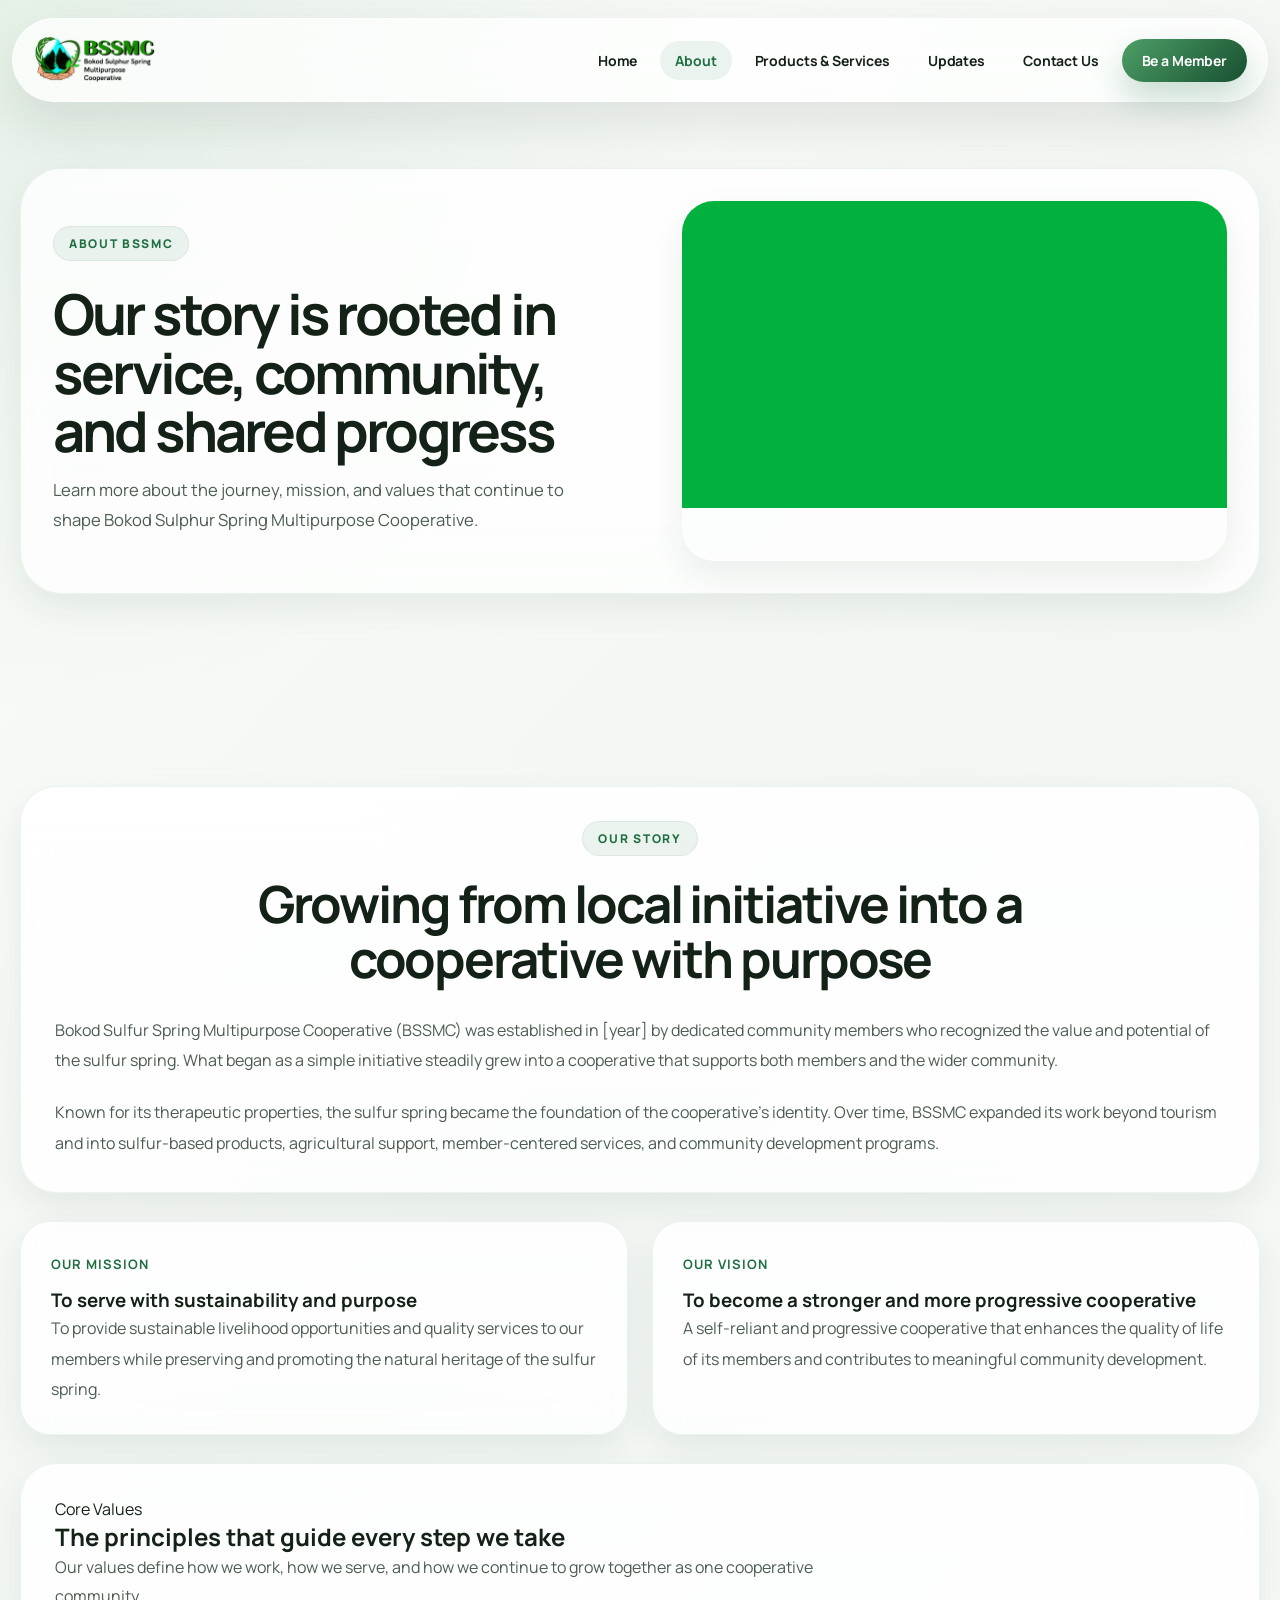
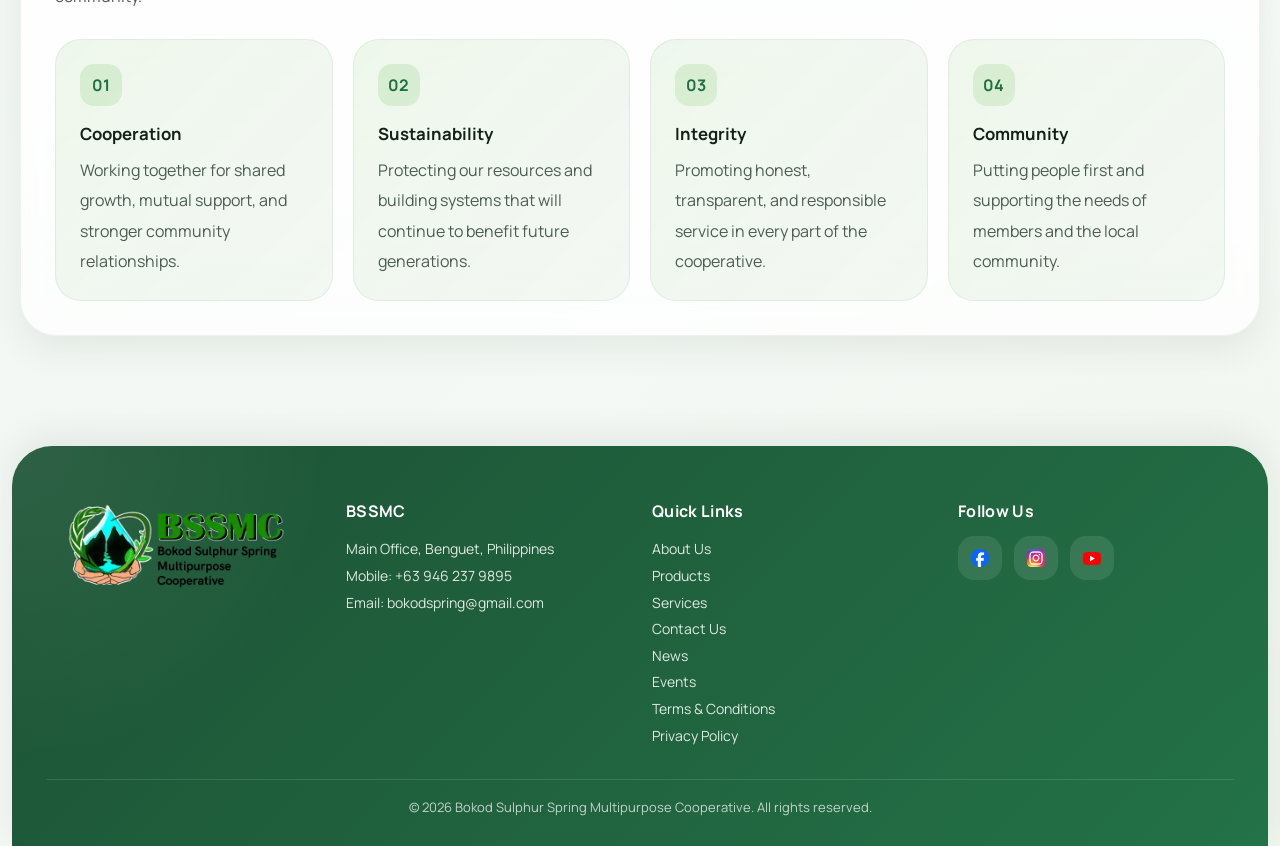
<file: aboutus.html>
<!DOCTYPE html>
<html lang="en">
<head>
  <meta charset="UTF-8">
  <meta name="viewport" content="width=device-width, initial-scale=1.0">
  <title>About Us - BSSMC</title>
  <link rel="icon" href="Assets/favicon.png" type="image/png">
  <link rel="stylesheet" href="style.css">

  <style>
    .about-section {
      padding-bottom: 0;
    }

    .about-story-card {
      background: linear-gradient(180deg, rgba(255, 255, 255, 0.88), rgba(255, 255, 255, 0.76));
      border: 1px solid rgba(31, 111, 67, 0.08);
      border-radius: 36px;
      padding: 34px;
      box-shadow: var(--shadow-sm);
      backdrop-filter: blur(14px);
      margin-bottom: 28px;
    }

    .about-story-card h2,
    .about-values h2,
    .mission-vision-card h3 {
      color: var(--text-dark);
    }

    .about-story-card p,
    .mission-vision-card p,
    .value-card p {
      color: var(--text-body);
      line-height: 1.9;
    }

    .mission-vision-grid {
      display: grid;
      grid-template-columns: repeat(2, minmax(0, 1fr));
      gap: 24px;
      margin-bottom: 28px;
    }

    .mission-vision-card {
      background: linear-gradient(180deg, rgba(255, 255, 255, 0.88), rgba(255, 255, 255, 0.76));
      border: 1px solid rgba(31, 111, 67, 0.08);
      border-radius: 30px;
      padding: 30px;
      box-shadow: var(--shadow-sm);
      backdrop-filter: blur(14px);
    }

    .mission-vision-card .eyebrow {
      display: inline-block;
      margin-bottom: 14px;
      color: var(--primary);
      font-size: 13px;
      font-weight: 700;
      text-transform: uppercase;
      letter-spacing: 0.08em;
    }

    .about-values {
      background: linear-gradient(180deg, rgba(255, 255, 255, 0.86), rgba(255, 255, 255, 0.74));
      border: 1px solid rgba(31, 111, 67, 0.08);
      border-radius: 36px;
      padding: 34px;
      box-shadow: var(--shadow-sm);
      backdrop-filter: blur(14px);
    }

    .about-values-header {
      max-width: 760px;
      margin-bottom: 28px;
    }

    .about-values-header p {
      color: var(--text-body);
      line-height: 1.8;
    }

    .values-grid {
      display: grid;
      grid-template-columns: repeat(4, minmax(0, 1fr));
      gap: 20px;
    }

    .value-card {
      background: linear-gradient(135deg, rgba(76, 175, 47, 0.08), rgba(46, 125, 50, 0.05));
      border: 1px solid rgba(31, 111, 67, 0.08);
      border-radius: 26px;
      padding: 24px;
      transition: var(--transition);
    }

    .value-card:hover {
      transform: translateY(-4px);
      box-shadow: var(--shadow-sm);
    }

    .value-number {
      width: 42px;
      height: 42px;
      border-radius: 14px;
      display: grid;
      place-items: center;
      background: rgba(76, 175, 47, 0.14);
      color: var(--primary);
      font-weight: 700;
      margin-bottom: 16px;
    }

    .value-card h4 {
      margin-bottom: 10px;
      color: var(--text-dark);
      font-size: 1.05rem;
    }

    @media (max-width: 900px) {
      .mission-vision-grid,
      .values-grid {
        grid-template-columns: 1fr 1fr;
      }
    }

    @media (max-width: 640px) {
      .mission-vision-grid,
      .values-grid {
        grid-template-columns: 1fr;
      }

      .about-story-card,
      .about-values,
      .mission-vision-card {
        padding: 24px 18px;
      }
    }
  </style>
</head>
<body>
  <div id="header-placeholder"></div>

  <main>
    <section class="page-hero">
      <div class="container">
        <div class="page-hero-box">
          <div class="page-hero-copy">
            <div class="hero-badge">About BSSMC</div>
            <h1>Our story is rooted in service, community, and shared progress</h1>
            <p>
              Learn more about the journey, mission, and values that continue to shape Bokod Sulphur Spring Multipurpose Cooperative.
            </p>
          </div>
          <div class="page-hero-image">
            <img src="Assets/About/about-hero.jpg" alt="About BSSMC">
          </div>
        </div>
      </div>
    </section>

    <section class="home-section about-section">
      <div class="container">
        <div class="about-story-card">
          <div class="section-heading" style="margin-bottom: 28px;">
            <span class="eyebrow">Our Story</span>
            <h2>Growing from local initiative into a cooperative with purpose</h2>
          </div>

          <p>
            Bokod Sulfur Spring Multipurpose Cooperative (BSSMC) was established in [year] by dedicated community members who recognized the value and potential of the sulfur spring. What began as a simple initiative steadily grew into a cooperative that supports both members and the wider community.
          </p>
          <br>
          <p>
            Known for its therapeutic properties, the sulfur spring became the foundation of the cooperative’s identity. Over time, BSSMC expanded its work beyond tourism and into sulfur-based products, agricultural support, member-centered services, and community development programs.
          </p>
        </div>

        <div class="mission-vision-grid">
          <div class="mission-vision-card">
            <span class="eyebrow">Our Mission</span>
            <h3>To serve with sustainability and purpose</h3>
            <p>
              To provide sustainable livelihood opportunities and quality services to our members while preserving and promoting the natural heritage of the sulfur spring.
            </p>
          </div>

          <div class="mission-vision-card">
            <span class="eyebrow">Our Vision</span>
            <h3>To become a stronger and more progressive cooperative</h3>
            <p>
              A self-reliant and progressive cooperative that enhances the quality of life of its members and contributes to meaningful community development.
            </p>
          </div>
        </div>

        <div class="about-values">
          <div class="about-values-header">
            <span class="eyebrow">Core Values</span>
            <h2>The principles that guide every step we take</h2>
            <p>
              Our values define how we work, how we serve, and how we continue to grow together as one cooperative community.
            </p>
          </div>

          <div class="values-grid">
            <div class="value-card">
              <div class="value-number">01</div>
              <h4>Cooperation</h4>
              <p>Working together for shared growth, mutual support, and stronger community relationships.</p>
            </div>

            <div class="value-card">
              <div class="value-number">02</div>
              <h4>Sustainability</h4>
              <p>Protecting our resources and building systems that will continue to benefit future generations.</p>
            </div>

            <div class="value-card">
              <div class="value-number">03</div>
              <h4>Integrity</h4>
              <p>Promoting honest, transparent, and responsible service in every part of the cooperative.</p>
            </div>

            <div class="value-card">
              <div class="value-number">04</div>
              <h4>Community</h4>
              <p>Putting people first and supporting the needs of members and the local community.</p>
            </div>
          </div>
        </div>
      </div>
    </section>
  </main>

  <div id="footer-placeholder"></div>
  <script src="script.js"></script>
</body>
</html>
</file>
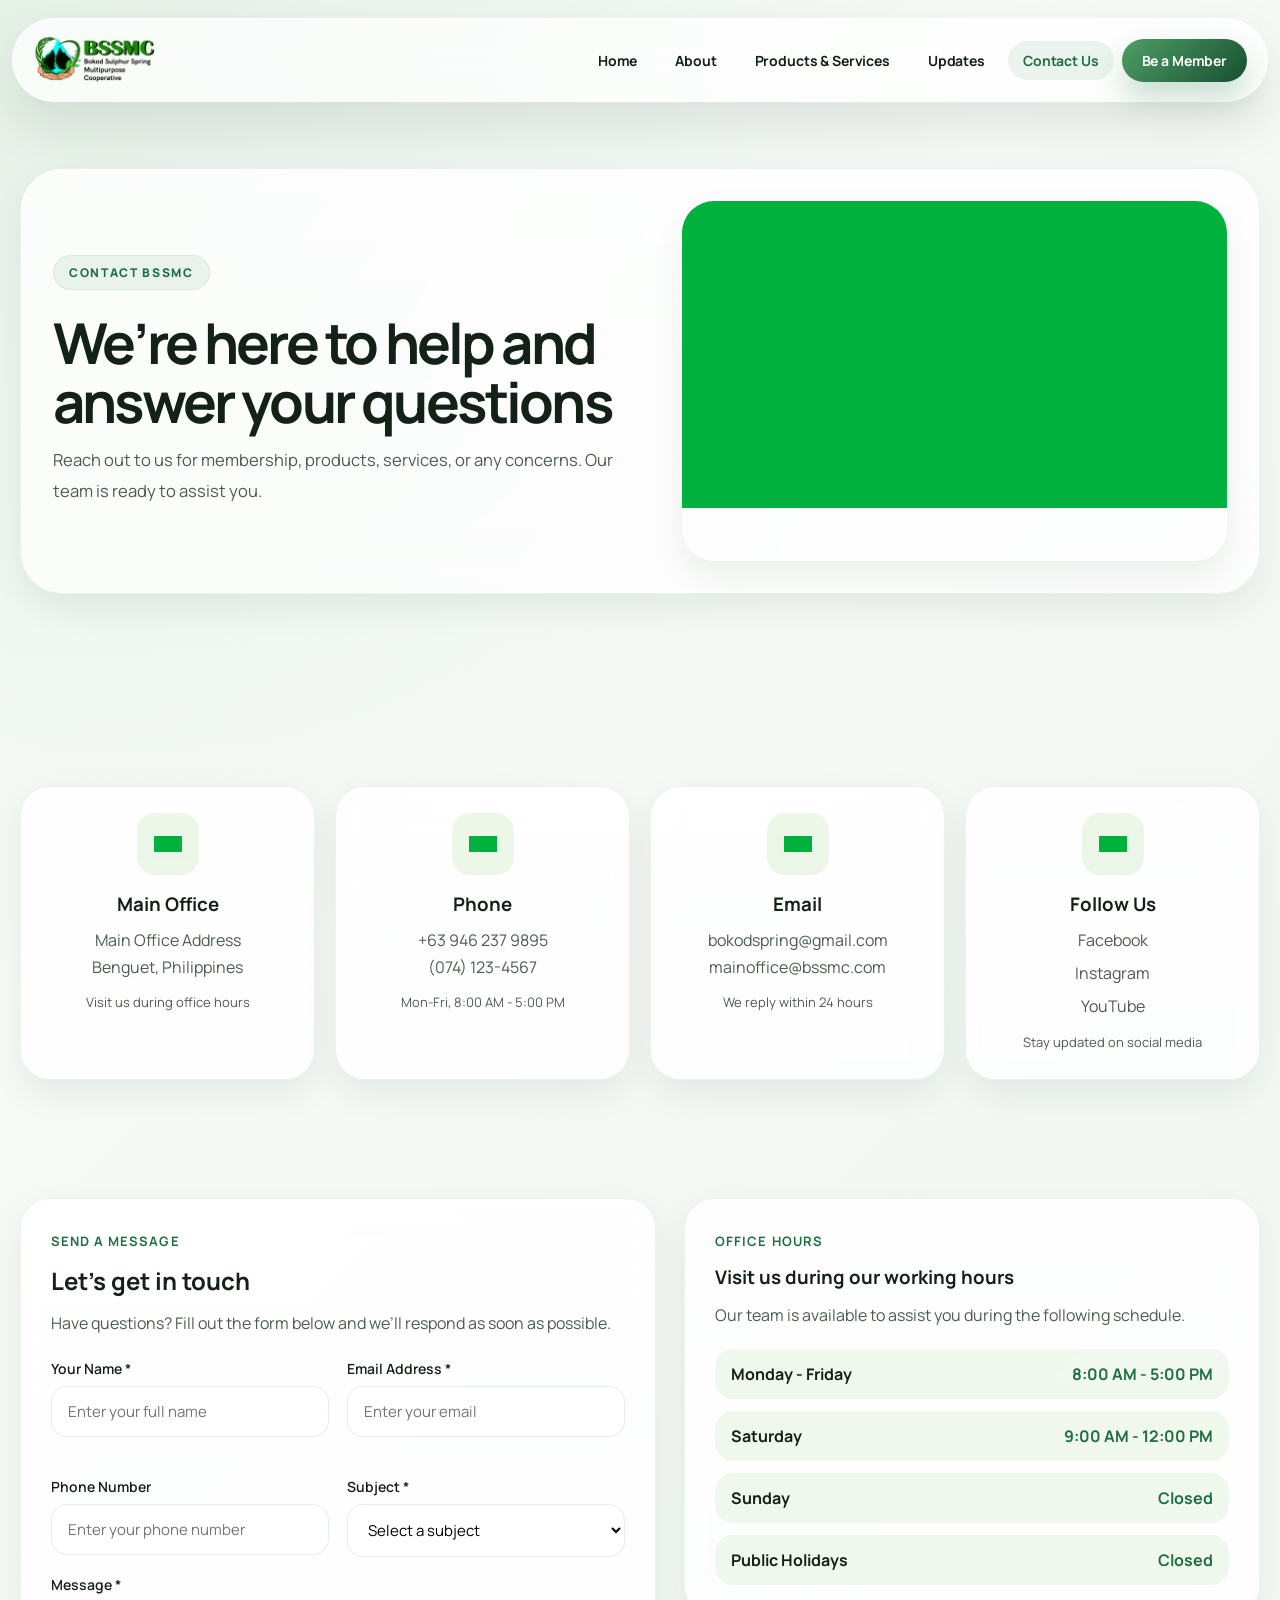
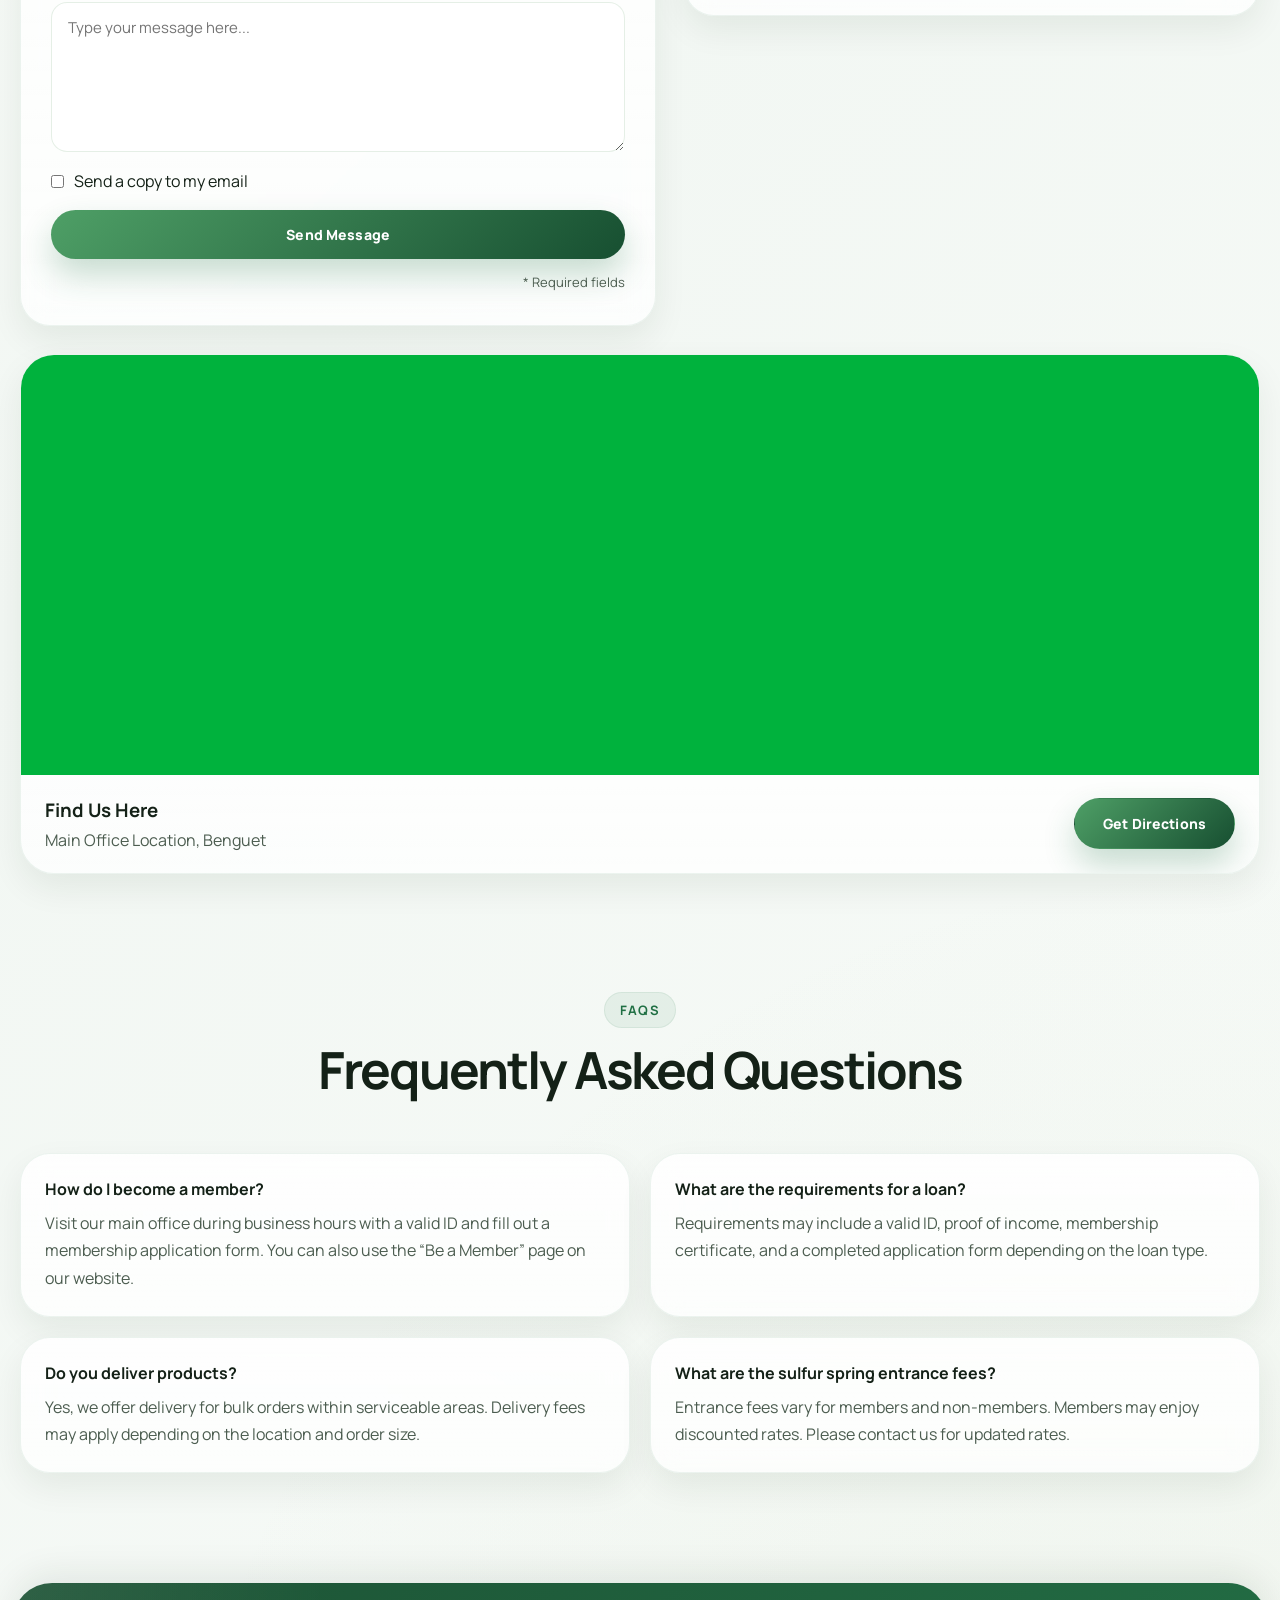
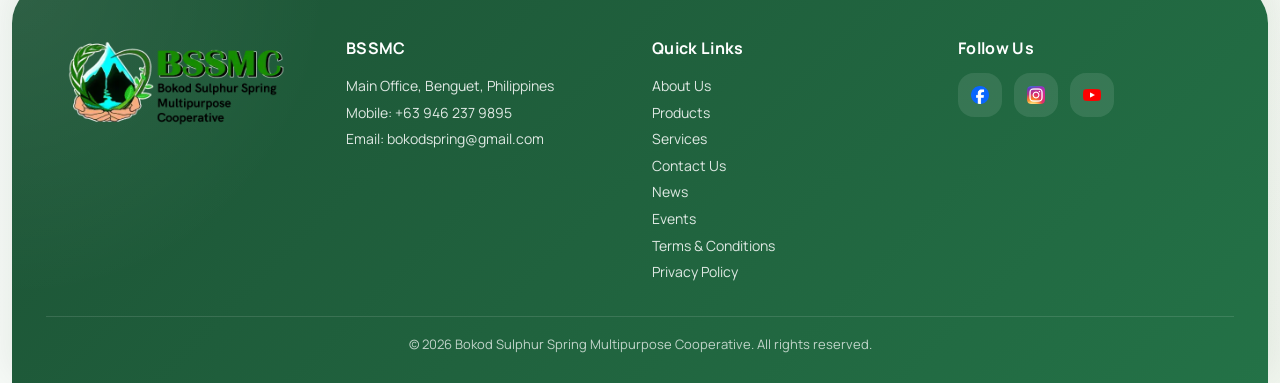
<file: contactus.html>
<!DOCTYPE html>
<html lang="en">
<head>
  <meta charset="UTF-8">
  <meta name="viewport" content="width=device-width, initial-scale=1.0">
  <title>Contact Us - BSSMC</title>
  <link rel="icon" href="Assets/favicon.png" type="image/png">
  <link rel="stylesheet" href="style.css">

  <style>
    .contact-grid {
      display: grid;
      grid-template-columns: repeat(4, minmax(0, 1fr));
      gap: 20px;
    }

    .contact-card,
    .contact-form-card,
    .hours-card,
    .faq-card {
      background: linear-gradient(180deg, rgba(255, 255, 255, 0.88), rgba(255, 255, 255, 0.76));
      border: 1px solid rgba(31, 111, 67, 0.08);
      border-radius: 30px;
      box-shadow: var(--shadow-sm);
      backdrop-filter: blur(14px);
    }

    .contact-card {
      padding: 26px 22px;
      text-align: center;
      transition: var(--transition);
    }

    .contact-card:hover {
      transform: translateY(-4px);
      box-shadow: var(--shadow-md);
    }

    .contact-icon {
      width: 62px;
      height: 62px;
      margin: 0 auto 16px;
      display: grid;
      place-items: center;
      border-radius: 18px;
      background: rgba(76, 175, 47, 0.10);
    }

    .contact-icon img {
      width: 28px;
      height: 28px;
      object-fit: contain;
    }

    .contact-card h3 {
      margin-bottom: 10px;
      color: var(--text-dark);
    }

    .contact-card p,
    .contact-note,
    .contact-social a,
    .faq-card p,
    .hours-card p {
      color: var(--text-body);
      line-height: 1.7;
    }

    .contact-note {
      margin-top: 10px;
      font-size: 13px;
      color: var(--text-muted);
    }

    .contact-social {
      display: flex;
      flex-direction: column;
      gap: 6px;
    }

    .contact-social a:hover {
      color: var(--primary);
      text-decoration: underline;
    }

    .contact-main-grid {
      display: grid;
      grid-template-columns: 1.05fr 0.95fr;
      gap: 28px;
      align-items: start;
    }

    .contact-form-card,
    .hours-card {
      padding: 30px;
    }

    .contact-form-card .eyebrow,
    .hours-card .eyebrow,
    .faq-section .eyebrow {
      display: inline-block;
      margin-bottom: 14px;
      color: var(--primary);
      font-size: 13px;
      font-weight: 700;
      text-transform: uppercase;
      letter-spacing: 0.08em;
    }

    .contact-form-card h2,
    .hours-card h3,
    .faq-section h2 {
      margin-bottom: 12px;
      color: var(--text-dark);
    }

    .contact-form-card p {
      color: var(--text-body);
      line-height: 1.8;
    }

    .form-row {
      display: grid;
      grid-template-columns: 1fr 1fr;
      gap: 18px;
      margin-top: 22px;
    }

    .form-group {
      display: flex;
      flex-direction: column;
      gap: 8px;
      margin-bottom: 18px;
    }

    .form-group label {
      font-size: 14px;
      font-weight: 600;
      color: var(--text-dark);
    }

    .form-group input,
    .form-group select,
    .form-group textarea {
      width: 100%;
      padding: 14px 16px;
      border: 1px solid rgba(46, 125, 50, 0.12);
      border-radius: 16px;
      background: rgba(255, 255, 255, 0.92);
      font-size: 15px;
      transition: var(--transition);
    }

    .form-group input:focus,
    .form-group select:focus,
    .form-group textarea:focus {
      outline: none;
      border-color: var(--primary-light);
      box-shadow: 0 0 0 4px rgba(76, 175, 47, 0.10);
    }

    .form-group textarea {
      resize: vertical;
      min-height: 150px;
    }

    .form-checkbox {
      display: flex;
      align-items: center;
      gap: 10px;
      margin-bottom: 18px;
    }

    .form-note {
      margin-top: 12px;
      font-size: 13px;
      color: var(--text-muted);
      text-align: right;
    }

    .hours-list {
      display: grid;
      gap: 12px;
      margin-top: 20px;
    }

    .hours-item {
      display: flex;
      justify-content: space-between;
      gap: 14px;
      padding: 14px 16px;
      border-radius: 18px;
      background: rgba(76, 175, 47, 0.07);
    }

    .hours-item strong {
      color: var(--text-dark);
    }

    .hours-item span {
      color: var(--primary);
      font-weight: 700;
    }

    .map-card {
      margin-top: 28px;
      overflow: hidden;
      border-radius: 34px;
      box-shadow: var(--shadow-sm);
      border: 1px solid rgba(31, 111, 67, 0.08);
      background: linear-gradient(180deg, rgba(255, 255, 255, 0.88), rgba(255, 255, 255, 0.76));
    }

    .map-card img {
      height: 420px;
      object-fit: cover;
    }

    .map-content {
      display: flex;
      justify-content: space-between;
      align-items: center;
      gap: 16px;
      padding: 22px 24px;
      flex-wrap: wrap;
    }

    .map-content h3 {
      margin-bottom: 6px;
      color: var(--text-dark);
    }

    .map-content p {
      color: var(--text-body);
    }

    .faq-grid {
      display: grid;
      grid-template-columns: repeat(2, minmax(0, 1fr));
      gap: 20px;
    }

    .faq-card {
      padding: 24px;
    }

    .faq-card h4 {
      margin-bottom: 10px;
      color: var(--text-dark);
    }

    @media (max-width: 1024px) {
      .contact-grid {
        grid-template-columns: repeat(2, minmax(0, 1fr));
      }

      .contact-main-grid,
      .faq-grid {
        grid-template-columns: 1fr;
      }
    }

    @media (max-width: 640px) {
      .contact-grid,
      .form-row {
        grid-template-columns: 1fr;
      }

      .contact-form-card,
      .hours-card,
      .faq-card {
        padding: 22px 18px;
      }

      .hours-item {
        flex-direction: column;
        align-items: flex-start;
      }

      .map-card img {
        height: 280px;
      }
    }
  </style>
</head>
<body>
  <div id="header-placeholder"></div>

  <main>
    <section class="page-hero">
      <div class="container">
        <div class="page-hero-box">
          <div class="page-hero-copy">
            <div class="hero-badge">Contact BSSMC</div>
            <h1>We’re here to help and answer your questions</h1>
            <p>
              Reach out to us for membership, products, services, or any concerns. Our team is ready to assist you.
            </p>
          </div>
          <div class="page-hero-image">
            <img src="Assets/Contact/contact-hero.jpg" alt="Contact BSSMC" onerror="this.src='https://via.placeholder.com/500x400?text=Contact+Us'">
          </div>
        </div>
      </div>
    </section>

    <section class="home-section">
      <div class="container">
        <div class="contact-grid">
          <div class="contact-card">
            <div class="contact-icon">
              <img src="Assets/Contact/address-icon.png" alt="Address" onerror="this.src='https://via.placeholder.com/28x28?text=📍'">
            </div>
            <h3>Main Office</h3>
            <p>Main Office Address<br>Benguet, Philippines</p>
            <p class="contact-note">Visit us during office hours</p>
          </div>

          <div class="contact-card">
            <div class="contact-icon">
              <img src="Assets/Contact/phone-icon.png" alt="Phone" onerror="this.src='https://via.placeholder.com/28x28?text=📞'">
            </div>
            <h3>Phone</h3>
            <p>+63 946 237 9895</p>
            <p>(074) 123-4567</p>
            <p class="contact-note">Mon-Fri, 8:00 AM - 5:00 PM</p>
          </div>

          <div class="contact-card">
            <div class="contact-icon">
              <img src="Assets/Contact/email-icon.png" alt="Email" onerror="this.src='https://via.placeholder.com/28x28?text=✉️'">
            </div>
            <h3>Email</h3>
            <p>bokodspring@gmail.com</p>
            <p>mainoffice@bssmc.com</p>
            <p class="contact-note">We reply within 24 hours</p>
          </div>

          <div class="contact-card">
            <div class="contact-icon">
              <img src="Assets/Contact/social-icon.png" alt="Social Media" onerror="this.src='https://via.placeholder.com/28x28?text=🌐'">
            </div>
            <h3>Follow Us</h3>
            <div class="contact-social">
              <a href="https://www.facebook.com/officialbokodsulphur" target="_blank" rel="noopener noreferrer">Facebook</a>
              <a href="https://www.instagram.com/bokodspring15" target="_blank" rel="noopener noreferrer">Instagram</a>
              <a href="https://www.youtube.com/@BokodSulphurSpringMultipurpose" target="_blank" rel="noopener noreferrer">YouTube</a>
            </div>
            <p class="contact-note">Stay updated on social media</p>
          </div>
        </div>
      </div>
    </section>

    <section class="home-section">
      <div class="container">
        <div class="contact-main-grid">
          <div class="contact-form-card">
            <span class="eyebrow">Send a Message</span>
            <h2>Let’s get in touch</h2>
            <p>Have questions? Fill out the form below and we’ll respond as soon as possible.</p>

            <form id="contactForm">
              <div class="form-row">
                <div class="form-group">
                  <label for="name">Your Name *</label>
                  <input type="text" id="name" name="name" required placeholder="Enter your full name">
                </div>

                <div class="form-group">
                  <label for="email">Email Address *</label>
                  <input type="email" id="email" name="email" required placeholder="Enter your email">
                </div>
              </div>

              <div class="form-row">
                <div class="form-group">
                  <label for="phone">Phone Number</label>
                  <input type="tel" id="phone" name="phone" placeholder="Enter your phone number">
                </div>

                <div class="form-group">
                  <label for="subject">Subject *</label>
                  <select id="subject" name="subject" required>
                    <option value="">Select a subject</option>
                    <option value="membership">Membership Inquiry</option>
                    <option value="products">Products Question</option>
                    <option value="services">Services Information</option>
                    <option value="loan">Loan Application</option>
                    <option value="feedback">Feedback or Suggestion</option>
                    <option value="other">Other</option>
                  </select>
                </div>
              </div>

              <div class="form-group">
                <label for="message">Message *</label>
                <textarea id="message" name="message" required placeholder="Type your message here..."></textarea>
              </div>

              <div class="form-checkbox">
                <input type="checkbox" id="copy" name="copy">
                <label for="copy">Send a copy to my email</label>
              </div>

              <button type="submit" class="btn btn-primary" style="width:100%; border:none;">Send Message</button>
              <p class="form-note">* Required fields</p>
            </form>
          </div>

          <div class="hours-card">
            <span class="eyebrow">Office Hours</span>
            <h3>Visit us during our working hours</h3>
            <p>Our team is available to assist you during the following schedule.</p>

            <div class="hours-list">
              <div class="hours-item">
                <strong>Monday - Friday</strong>
                <span>8:00 AM - 5:00 PM</span>
              </div>
              <div class="hours-item">
                <strong>Saturday</strong>
                <span>9:00 AM - 12:00 PM</span>
              </div>
              <div class="hours-item">
                <strong>Sunday</strong>
                <span>Closed</span>
              </div>
              <div class="hours-item">
                <strong>Public Holidays</strong>
                <span>Closed</span>
              </div>
            </div>
          </div>
        </div>

        <div class="map-card">
          <img src="Assets/Contact/map-image.jpg" alt="Map to BSSMC Office" onerror="this.src='https://via.placeholder.com/1200x420?text=Google+Maps+Location+Coming+Soon'">
          <div class="map-content">
            <div>
              <h3>Find Us Here</h3>
              <p>Main Office Location, Benguet</p>
            </div>
            <a href="#" class="btn btn-primary">Get Directions</a>
          </div>
        </div>
      </div>
    </section>

    <section class="home-section faq-section">
      <div class="container">
        <div class="section-heading">
          <span class="eyebrow">FAQs</span>
          <h2>Frequently Asked Questions</h2>
        </div>

        <div class="faq-grid">
          <div class="faq-card">
            <h4>How do I become a member?</h4>
            <p>Visit our main office during business hours with a valid ID and fill out a membership application form. You can also use the “Be a Member” page on our website.</p>
          </div>

          <div class="faq-card">
            <h4>What are the requirements for a loan?</h4>
            <p>Requirements may include a valid ID, proof of income, membership certificate, and a completed application form depending on the loan type.</p>
          </div>

          <div class="faq-card">
            <h4>Do you deliver products?</h4>
            <p>Yes, we offer delivery for bulk orders within serviceable areas. Delivery fees may apply depending on the location and order size.</p>
          </div>

          <div class="faq-card">
            <h4>What are the sulfur spring entrance fees?</h4>
            <p>Entrance fees vary for members and non-members. Members may enjoy discounted rates. Please contact us for updated rates.</p>
          </div>
        </div>
      </div>
    </section>
  </main>

  <div id="footer-placeholder"></div>
  <script src="script.js"></script>
</body>
</html>
</file>
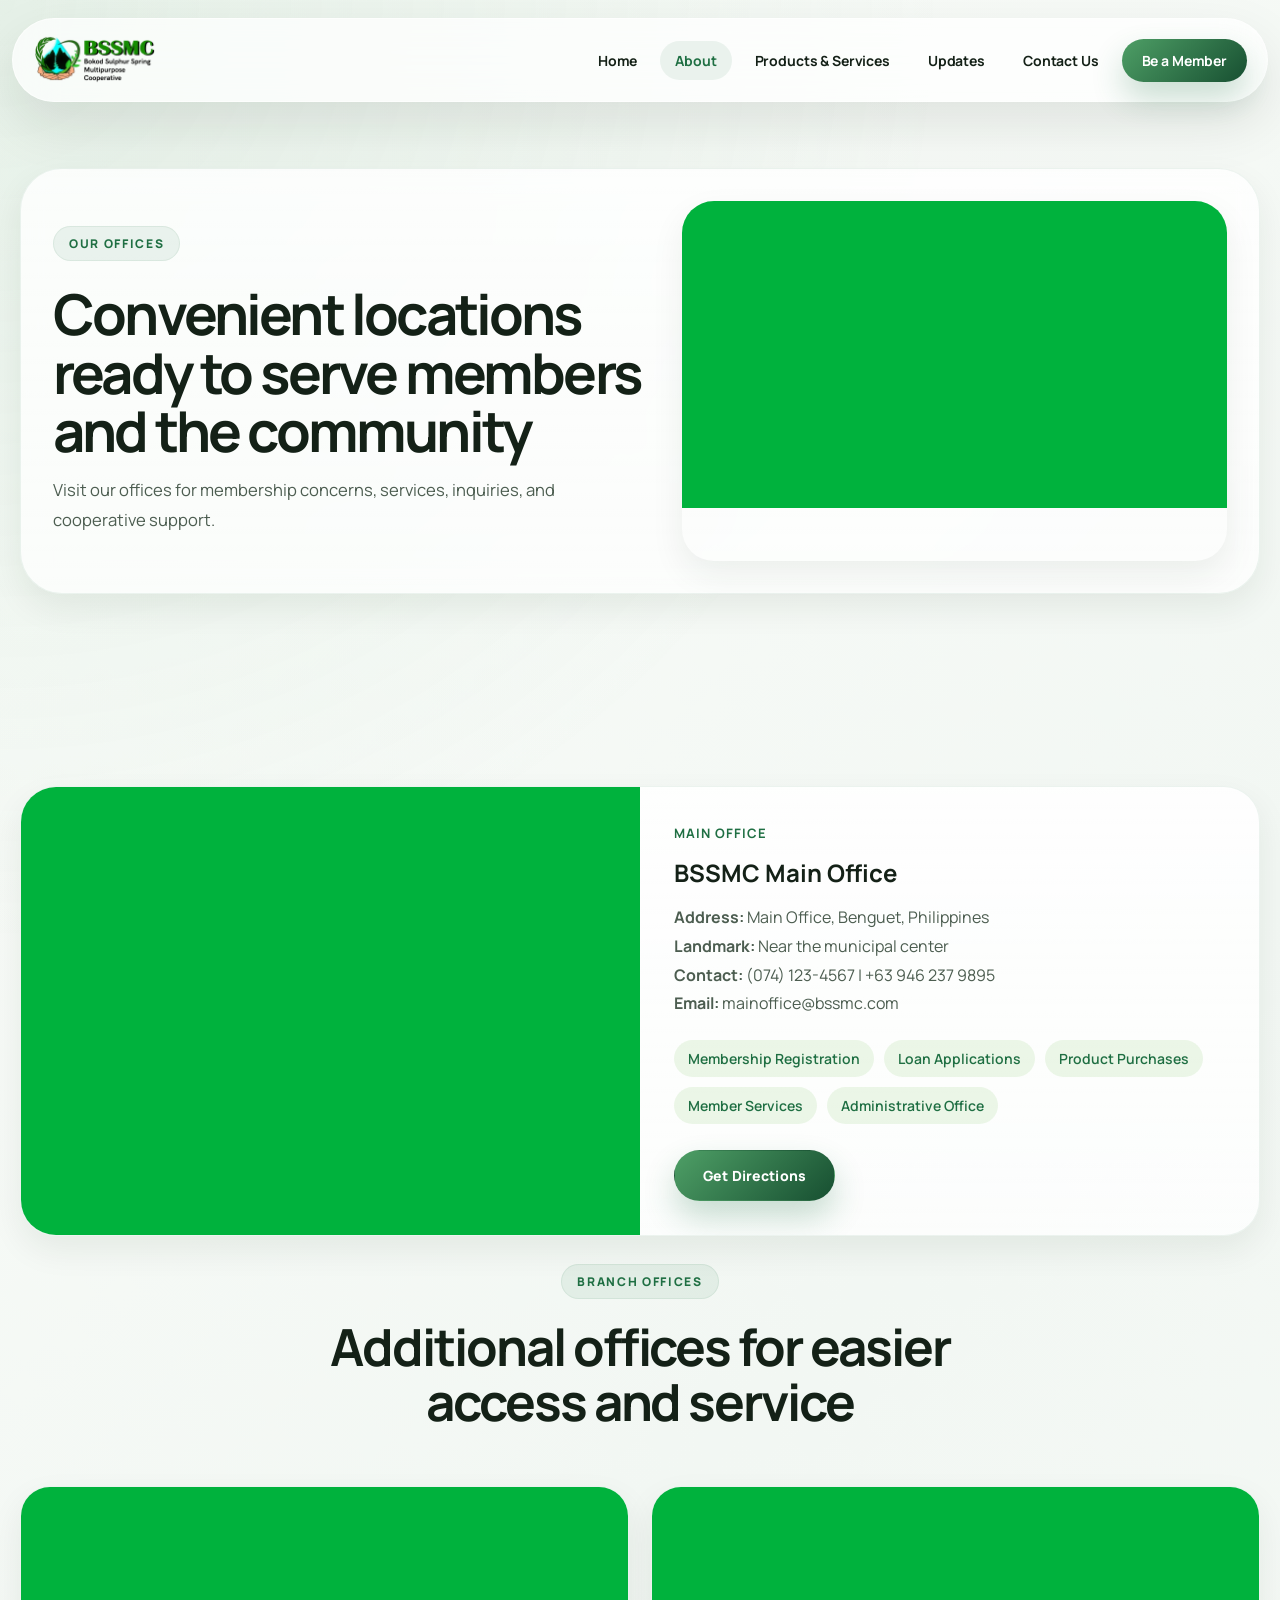
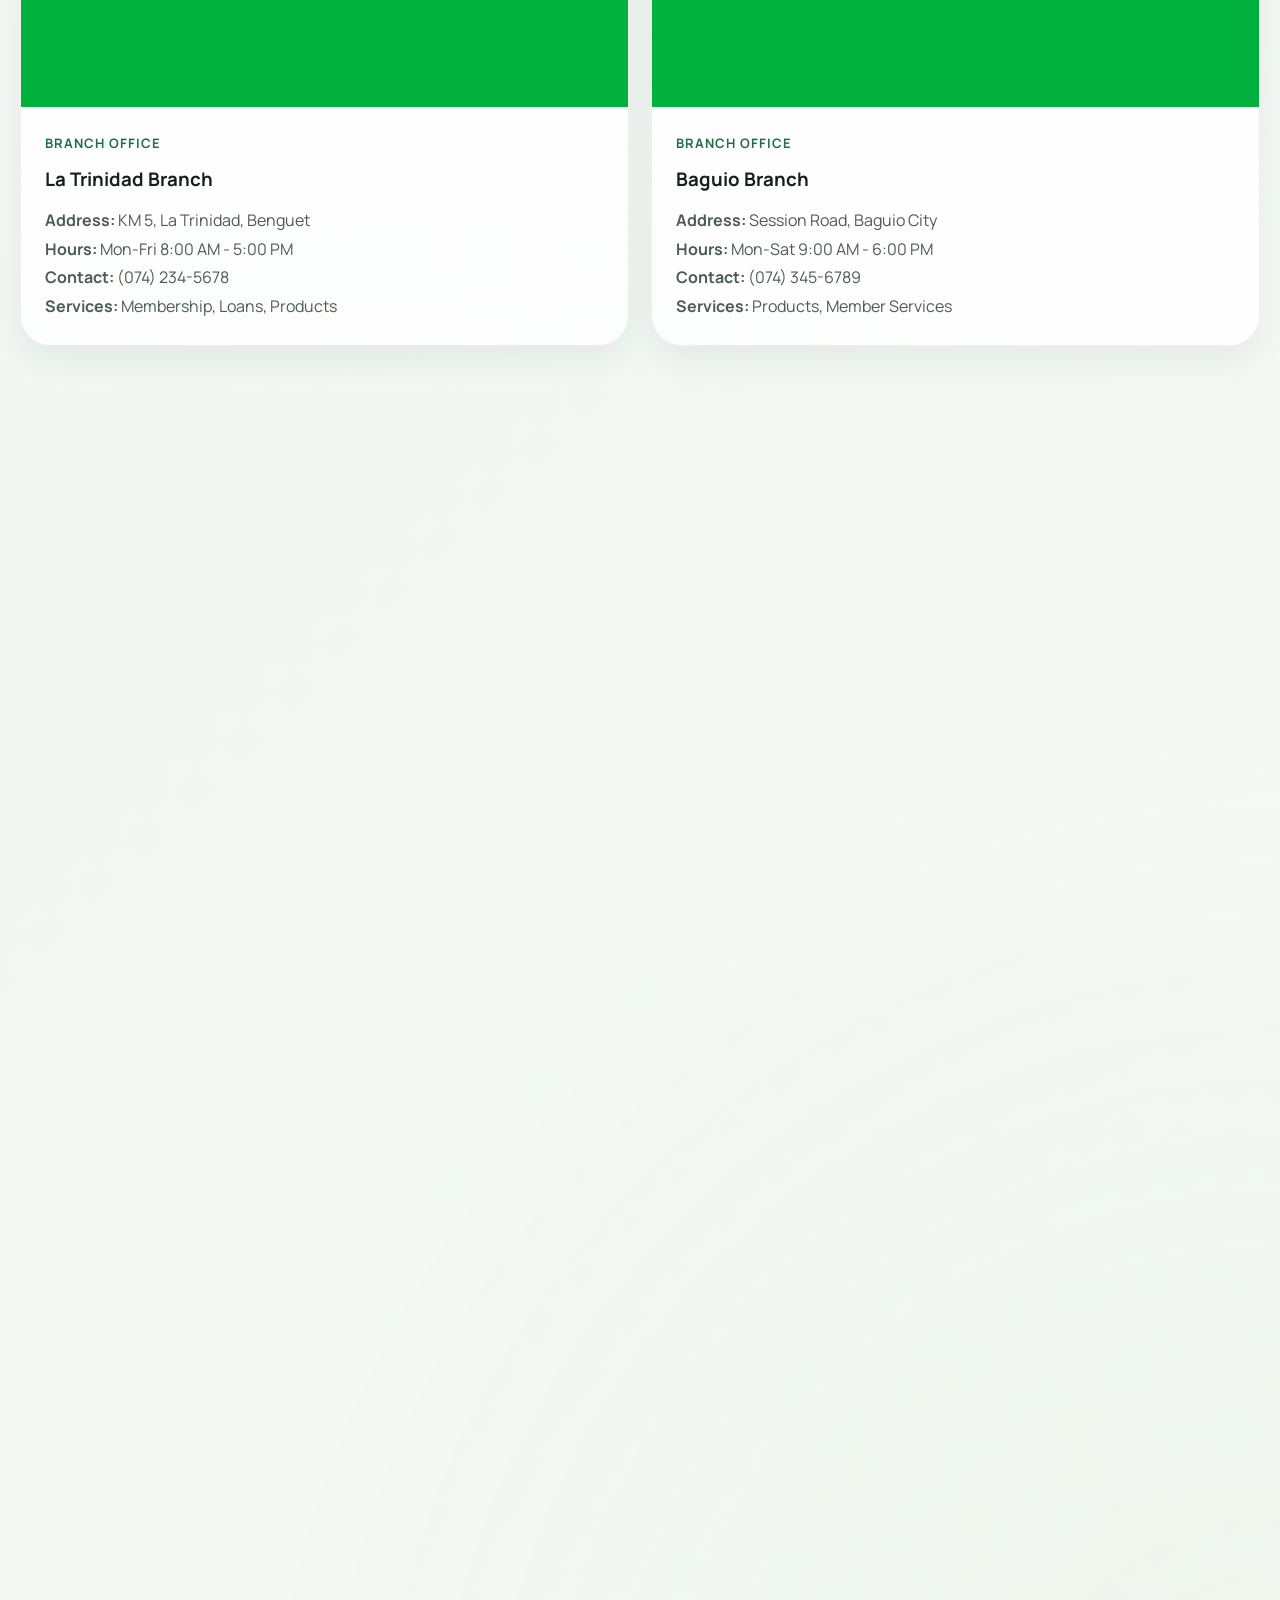
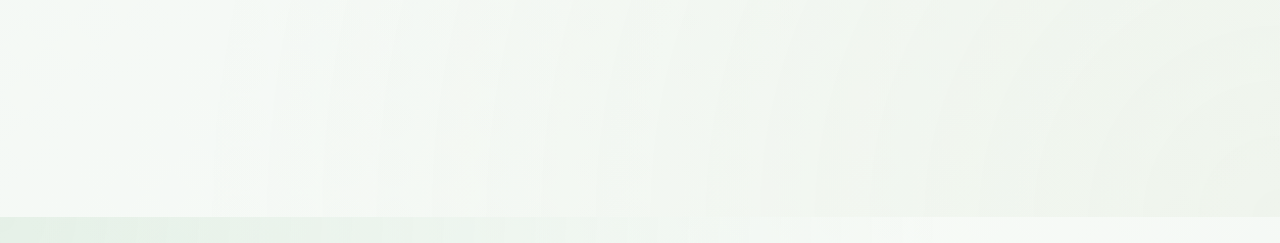
<file: ouroffices.html>
<!DOCTYPE html>
<html lang="en">
<head>
  <meta charset="UTF-8">
  <meta name="viewport" content="width=device-width, initial-scale=1.0">
  <title>Our Offices - BSSMC</title>
  <link rel="icon" href="Assets/favicon.png" type="image/png">
  <link rel="stylesheet" href="style.css">

  <style>
    .office-featured {
      display: grid;
      grid-template-columns: 1fr 1fr;
      gap: 0;
      overflow: hidden;
      border-radius: 36px;
      background: linear-gradient(180deg, rgba(255, 255, 255, 0.88), rgba(255, 255, 255, 0.76));
      border: 1px solid rgba(31, 111, 67, 0.08);
      box-shadow: var(--shadow-sm);
      margin-bottom: 28px;
    }

    .office-featured-image img {
      height: 100%;
      object-fit: cover;
      min-height: 430px;
    }

    .office-featured-copy {
      padding: 34px;
    }

    .office-featured-copy .eyebrow,
    .branch-card .eyebrow {
      display: inline-block;
      margin-bottom: 14px;
      color: var(--primary);
      font-size: 13px;
      font-weight: 700;
      text-transform: uppercase;
      letter-spacing: 0.08em;
    }

    .office-featured-copy h2,
    .branch-card h3 {
      margin-bottom: 14px;
      color: var(--text-dark);
    }

    .office-featured-copy p,
    .branch-card p,
    .hours-panel p {
      color: var(--text-body);
      line-height: 1.8;
    }

    .office-services {
      display: flex;
      flex-wrap: wrap;
      gap: 10px;
      margin: 22px 0 26px;
    }

    .office-services li {
      padding: 9px 14px;
      border-radius: 999px;
      background: rgba(76, 175, 47, 0.10);
      color: var(--primary);
      font-size: 14px;
      font-weight: 600;
    }

    .branches-grid {
      display: grid;
      grid-template-columns: repeat(2, minmax(0, 1fr));
      gap: 22px;
    }

    .branch-card {
      overflow: hidden;
      border-radius: 30px;
      background: linear-gradient(180deg, rgba(255, 255, 255, 0.88), rgba(255, 255, 255, 0.76));
      border: 1px solid rgba(31, 111, 67, 0.08);
      box-shadow: var(--shadow-sm);
      transition: var(--transition);
    }

    .branch-card:hover {
      transform: translateY(-4px);
      box-shadow: var(--shadow-md);
    }

    .branch-card img {
      height: 220px;
      object-fit: cover;
    }

    .branch-card-content {
      padding: 24px;
    }

    .office-bottom-grid {
      display: grid;
      grid-template-columns: 1.1fr 0.9fr;
      gap: 28px;
      align-items: start;
      margin-top: 28px;
    }

    .map-panel,
    .hours-panel {
      background: linear-gradient(180deg, rgba(255, 255, 255, 0.88), rgba(255, 255, 255, 0.76));
      border: 1px solid rgba(31, 111, 67, 0.08);
      border-radius: 34px;
      box-shadow: var(--shadow-sm);
      overflow: hidden;
    }

    .map-panel img {
      height: 100%;
      min-height: 360px;
      object-fit: cover;
    }

    .hours-panel {
      padding: 30px;
    }

    .hours-panel .eyebrow {
      display: inline-block;
      margin-bottom: 14px;
      color: var(--primary);
      font-size: 13px;
      font-weight: 700;
      text-transform: uppercase;
      letter-spacing: 0.08em;
    }

    .hours-panel h3 {
      margin-bottom: 14px;
      color: var(--text-dark);
    }

    .hours-table {
      display: grid;
      gap: 12px;
      margin-top: 20px;
    }

    .hours-row {
      display: flex;
      justify-content: space-between;
      gap: 14px;
      padding: 14px 16px;
      border-radius: 18px;
      background: rgba(76, 175, 47, 0.07);
    }

    .hours-row strong {
      color: var(--text-dark);
    }

    .hours-row span {
      color: var(--primary);
      font-weight: 700;
    }

    @media (max-width: 1024px) {
      .office-featured,
      .office-bottom-grid,
      .branches-grid {
        grid-template-columns: 1fr;
      }
    }

    @media (max-width: 640px) {
      .office-featured-copy,
      .branch-card-content,
      .hours-panel {
        padding: 22px 18px;
      }

      .hours-row {
        flex-direction: column;
        align-items: flex-start;
      }
    }
  </style>
</head>
<body>
  <div id="header-placeholder"></div>

  <main>
    <section class="page-hero">
      <div class="container">
        <div class="page-hero-box">
          <div class="page-hero-copy">
            <div class="hero-badge">Our Offices</div>
            <h1>Convenient locations ready to serve members and the community</h1>
            <p>
              Visit our offices for membership concerns, services, inquiries, and cooperative support.
            </p>
          </div>
          <div class="page-hero-image">
            <img src="Assets/Offices/offices-hero.jpg" alt="BSSMC Offices" onerror="this.src='https://via.placeholder.com/500x400?text=Our+Offices'">
          </div>
        </div>
      </div>
    </section>

    <section class="home-section">
      <div class="container">
        <div class="office-featured">
          <div class="office-featured-image">
            <img src="Assets/Offices/main-office.jpg" alt="BSSMC Main Office" onerror="this.src='https://via.placeholder.com/700x500?text=Main+Office'">
          </div>

          <div class="office-featured-copy">
            <span class="eyebrow">Main Office</span>
            <h2>BSSMC Main Office</h2>
            <p><strong>Address:</strong> Main Office, Benguet, Philippines</p>
            <p><strong>Landmark:</strong> Near the municipal center</p>
            <p><strong>Contact:</strong> (074) 123-4567 | +63 946 237 9895</p>
            <p><strong>Email:</strong> mainoffice@bssmc.com</p>

            <ul class="office-services">
              <li>Membership Registration</li>
              <li>Loan Applications</li>
              <li>Product Purchases</li>
              <li>Member Services</li>
              <li>Administrative Office</li>
            </ul>

            <a href="#" class="btn btn-primary">Get Directions</a>
          </div>
        </div>

        <div class="section-heading">
          <span class="eyebrow">Branch Offices</span>
          <h2>Additional offices for easier access and service</h2>
        </div>

        <div class="branches-grid">
          <div class="branch-card">
            <img src="Assets/Offices/branch1.jpg" alt="La Trinidad Branch" onerror="this.src='https://via.placeholder.com/500x300?text=La+Trinidad+Branch'">
            <div class="branch-card-content">
              <span class="eyebrow">Branch Office</span>
              <h3>La Trinidad Branch</h3>
              <p><strong>Address:</strong> KM 5, La Trinidad, Benguet</p>
              <p><strong>Hours:</strong> Mon-Fri 8:00 AM - 5:00 PM</p>
              <p><strong>Contact:</strong> (074) 234-5678</p>
              <p><strong>Services:</strong> Membership, Loans, Products</p>
            </div>
          </div>

          <div class="branch-card">
            <img src="Assets/Offices/branch2.jpg" alt="Baguio Branch" onerror="this.src='https://via.placeholder.com/500x300?text=Baguio+Branch'">
            <div class="branch-card-content">
              <span class="eyebrow">Branch Office</span>
              <h3>Baguio Branch</h3>
              <p><strong>Address:</strong> Session Road, Baguio City</p>
              <p><strong>Hours:</strong> Mon-Sat 9:00 AM - 6:00 PM</p>
              <p><strong>Contact:</strong> (074) 345-6789</p>
              <p><strong>Services:</strong> Products, Member Services</p>
            </div>
          </div>

          <div class="branch-card">
            <img src="Assets/Offices/branch3.jpg" alt="Kabayan Branch" onerror="this.src='https://via.placeholder.com/500x300?text=Kabayan+Branch'">
            <div class="branch-card-content">
              <span class="eyebrow">Branch Office</span>
              <h3>Kabayan Branch</h3>
              <p><strong>Address:</strong> Poblacion, Kabayan, Benguet</p>
              <p><strong>Hours:</strong> Mon-Fri 8:00 AM - 4:30 PM</p>
              <p><strong>Contact:</strong> (074) 456-7890</p>
              <p><strong>Services:</strong> Membership, Agricultural Loans</p>
            </div>
          </div>

          <div class="branch-card">
            <img src="Assets/Offices/branch4.jpg" alt="Itogon Branch" onerror="this.src='https://via.placeholder.com/500x300?text=Itogon+Branch'">
            <div class="branch-card-content">
              <span class="eyebrow">Branch Office</span>
              <h3>Itogon Branch</h3>
              <p><strong>Address:</strong> Poblacion, Itogon, Benguet</p>
              <p><strong>Hours:</strong> Mon-Fri 8:30 AM - 5:00 PM</p>
              <p><strong>Contact:</strong> (074) 567-8901</p>
              <p><strong>Services:</strong> Full Service Office</p>
            </div>
          </div>
        </div>

        <div class="office-bottom-grid">
          <div class="map-panel">
            <img src="Assets/Offices/map-placeholder.jpg" alt="Map of Offices" onerror="this.src='https://via.placeholder.com/800x500?text=Interactive+Map+Coming+Soon'">
          </div>

          <div class="hours-panel">
            <span class="eyebrow">Office Hours</span>
            <h3>General office schedule</h3>
            <p>Please note that branch hours may vary depending on location and schedule.</p>

            <div class="hours-table">
              <div class="hours-row">
                <strong>Monday - Friday</strong>
                <span>8:00 AM - 5:00 PM</span>
              </div>
              <div class="hours-row">
                <strong>Saturday</strong>
                <span>9:00 AM - 12:00 PM</span>
              </div>
              <div class="hours-row">
                <strong>Sunday</strong>
                <span>Closed</span>
              </div>
              <div class="hours-row">
                <strong>Holidays</strong>
                <span>Closed</span>
              </div>
            </div>
          </div>
        </div>
      </div>
    </section>
  </main>

  <div id="footer-placeholder"></div>
  <script src="script.js"></script>
</body>
</html>
</file>
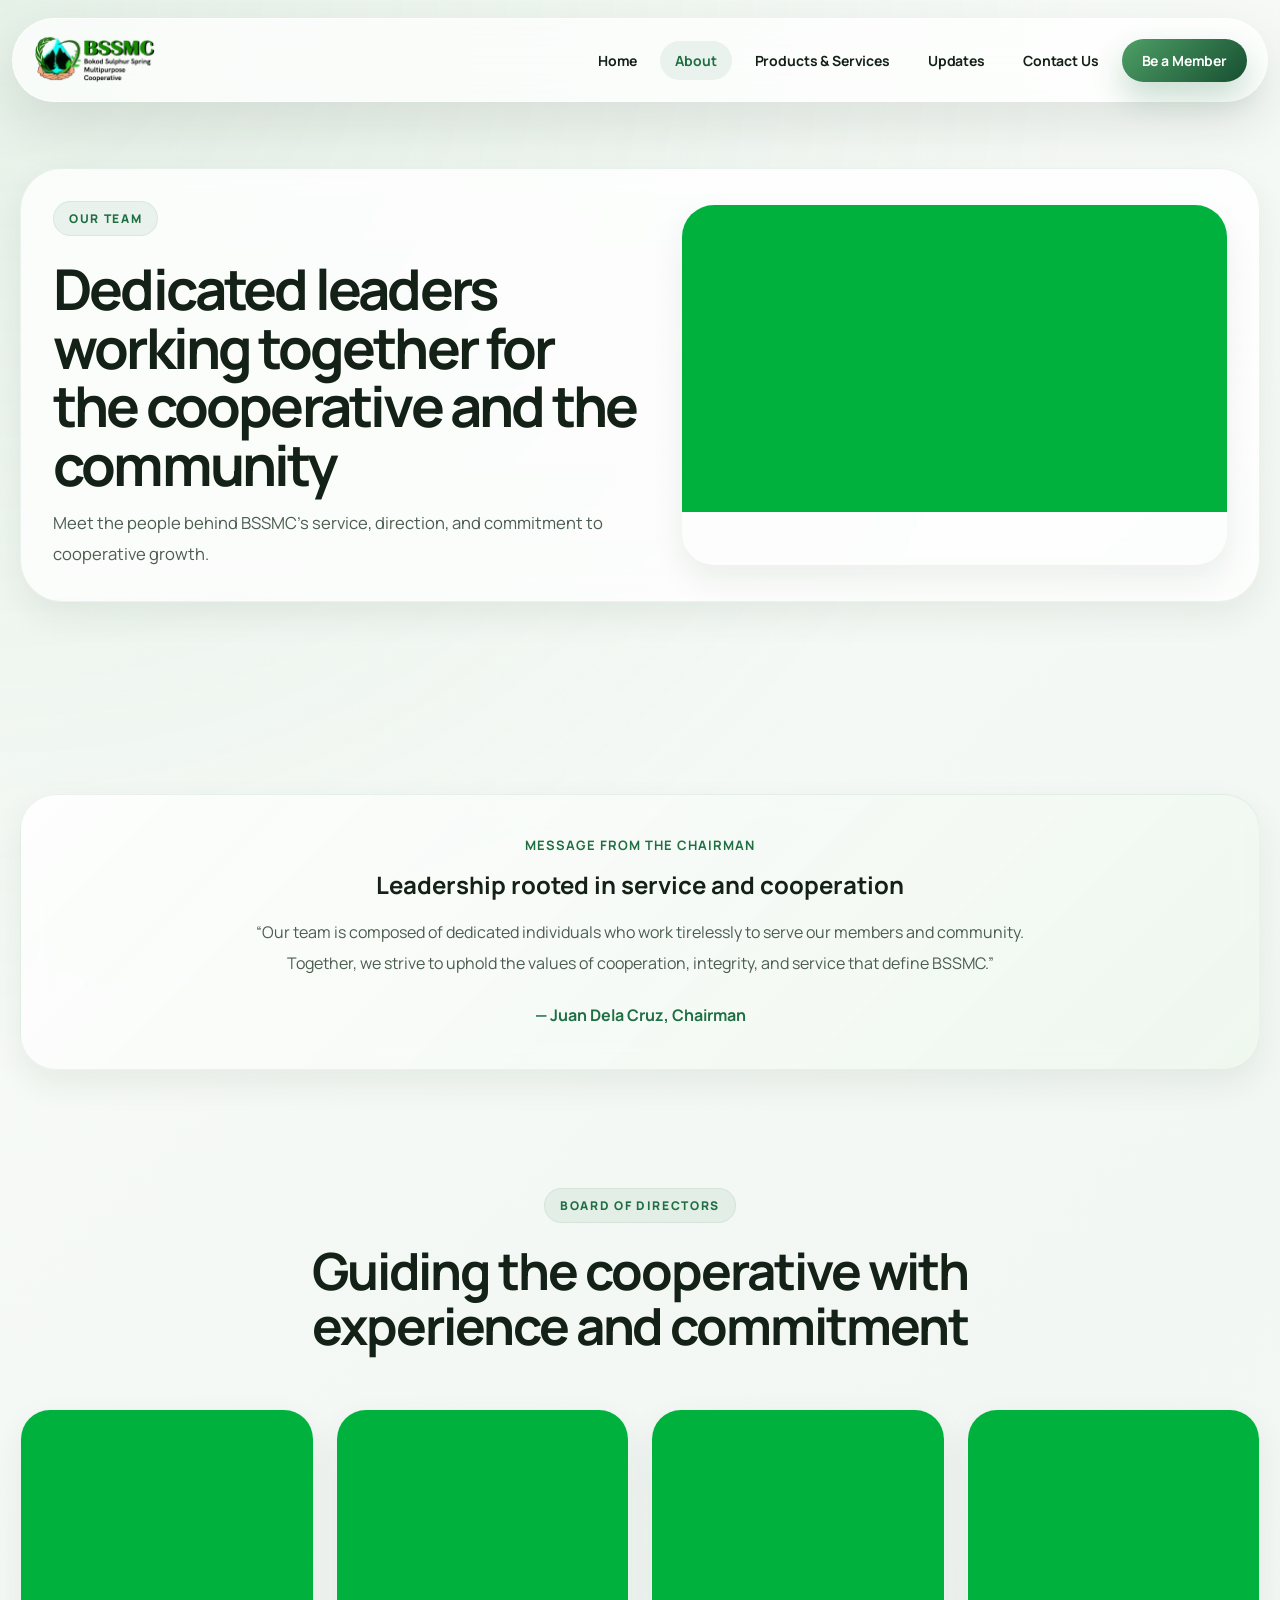
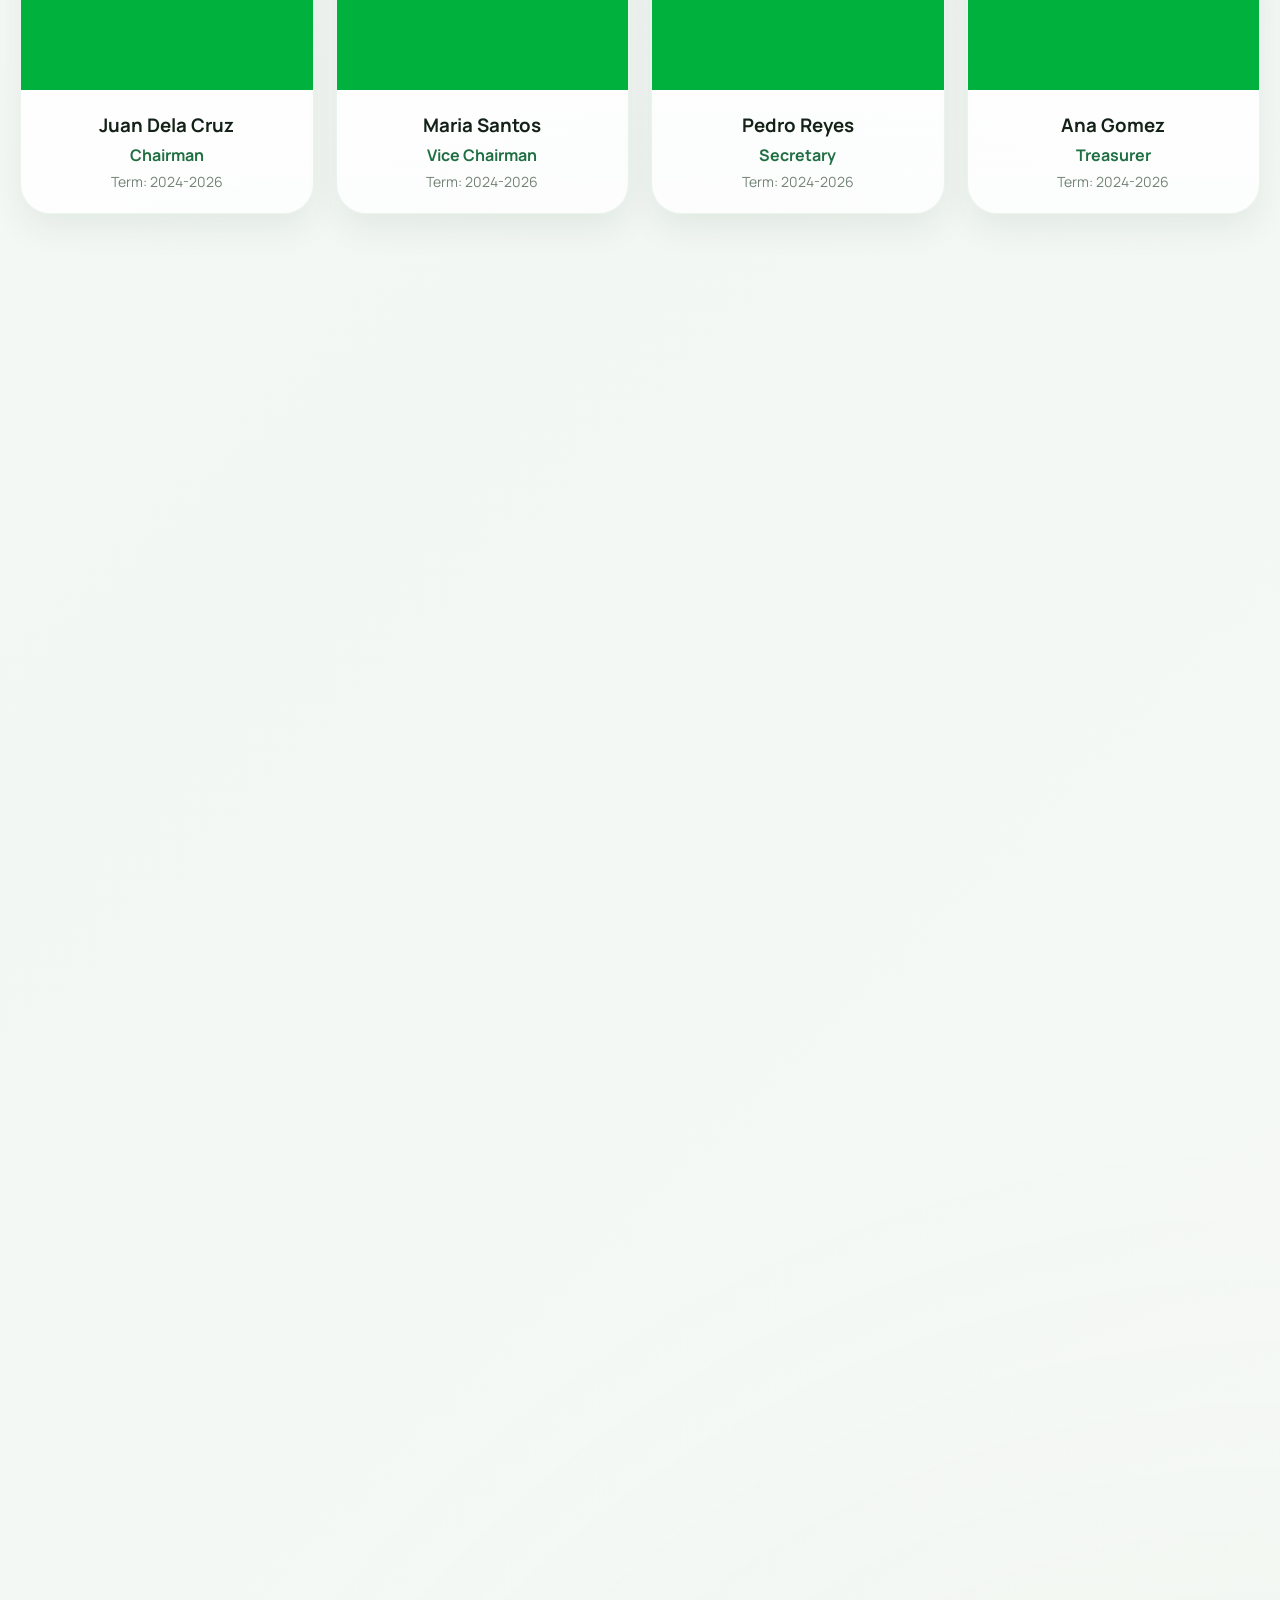
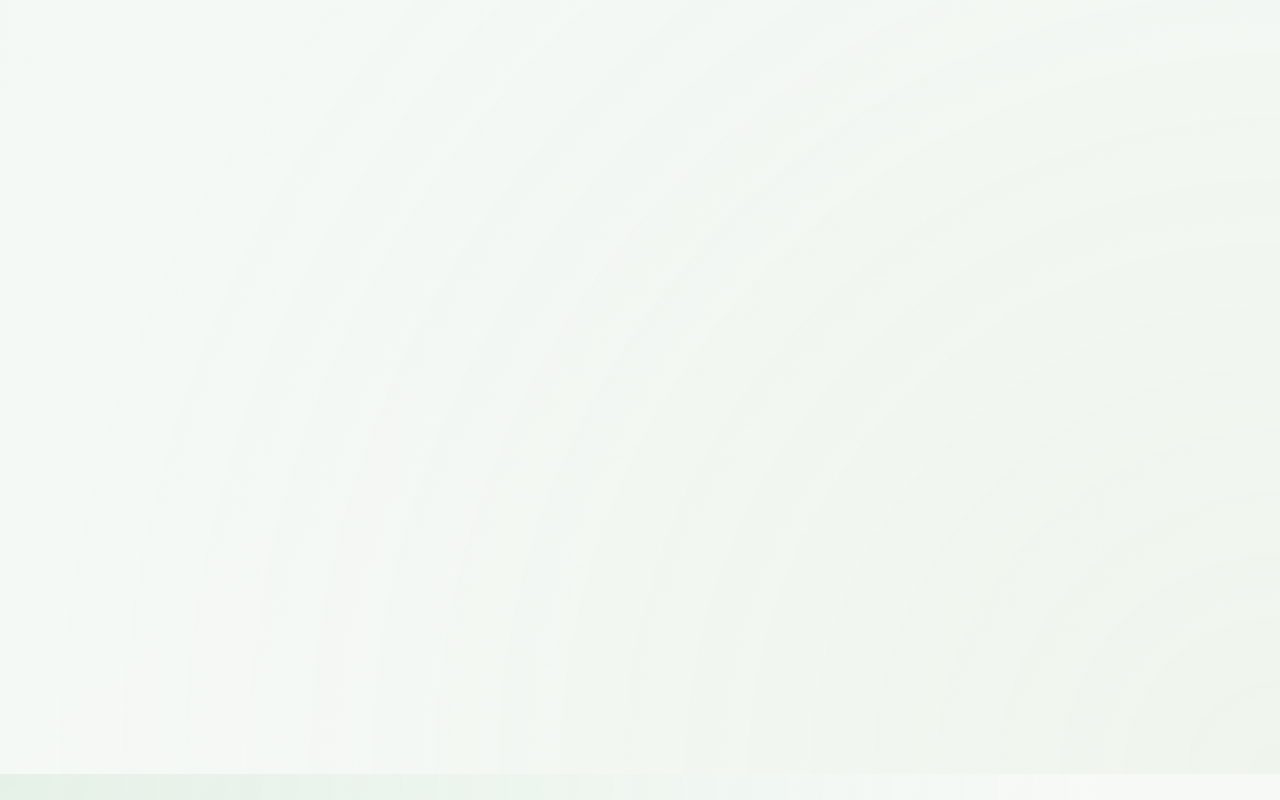
<file: ourteam.html>
<!DOCTYPE html>
<html lang="en">
<head>
  <meta charset="UTF-8">
  <meta name="viewport" content="width=device-width, initial-scale=1.0">
  <title>Our Team - BSSMC</title>
  <link rel="icon" href="Assets/favicon.png" type="image/png">
  <link rel="stylesheet" href="style.css">

  <style>
    .message-card {
      background: linear-gradient(135deg, rgba(255,255,255,0.82), rgba(238,247,238,0.88));
      border: 1px solid rgba(31, 111, 67, 0.08);
      border-radius: 36px;
      padding: 38px 34px;
      box-shadow: var(--shadow-sm);
      backdrop-filter: blur(14px);
      text-align: center;
    }

    .message-card .eyebrow {
      display: inline-block;
      margin-bottom: 14px;
      color: var(--primary);
      font-size: 13px;
      font-weight: 700;
      text-transform: uppercase;
      letter-spacing: 0.08em;
    }

    .message-card h2 {
      margin-bottom: 16px;
      color: var(--text-dark);
    }

    .message-card p {
      max-width: 820px;
      margin: 0 auto;
      color: var(--text-body);
      line-height: 1.9;
    }

    .message-card .signature {
      margin-top: 22px;
      color: var(--primary);
      font-weight: 700;
    }

    .team-grid {
      display: grid;
      grid-template-columns: repeat(4, minmax(0, 1fr));
      gap: 22px;
    }

    .team-card {
      background: linear-gradient(180deg, rgba(255, 255, 255, 0.88), rgba(255, 255, 255, 0.76));
      border: 1px solid rgba(31, 111, 67, 0.08);
      border-radius: 30px;
      overflow: hidden;
      box-shadow: var(--shadow-sm);
      transition: var(--transition);
    }

    .team-card:hover {
      transform: translateY(-5px);
      box-shadow: var(--shadow-md);
    }

    .member-image img {
      height: 280px;
      object-fit: cover;
    }

    .member-info {
      padding: 22px;
      text-align: center;
    }

    .member-info h3 {
      margin-bottom: 6px;
      color: var(--text-dark);
    }

    .position {
      color: var(--primary);
      font-weight: 700;
      margin-bottom: 6px;
    }

    .term {
      color: var(--text-muted);
      font-size: 14px;
    }

    .staff-panel {
      background: linear-gradient(180deg, rgba(255, 255, 255, 0.88), rgba(255, 255, 255, 0.76));
      border: 1px solid rgba(31, 111, 67, 0.08);
      border-radius: 36px;
      padding: 32px;
      box-shadow: var(--shadow-sm);
    }

    .staff-grid {
      display: grid;
      grid-template-columns: repeat(4, minmax(0, 1fr));
      gap: 20px;
    }

    .staff-card {
      padding: 22px;
      border-radius: 24px;
      background: rgba(76, 175, 47, 0.07);
      border: 1px solid rgba(31, 111, 67, 0.08);
      text-align: center;
    }

    .staff-card h4 {
      margin-bottom: 8px;
      color: var(--text-dark);
    }

    .staff-card p {
      color: var(--text-body);
    }

    @media (max-width: 1100px) {
      .team-grid,
      .staff-grid {
        grid-template-columns: repeat(2, minmax(0, 1fr));
      }
    }

    @media (max-width: 640px) {
      .team-grid,
      .staff-grid {
        grid-template-columns: 1fr;
      }

      .message-card,
      .staff-panel {
        padding: 24px 18px;
      }
    }
  </style>
</head>
<body>
  <div id="header-placeholder"></div>

  <main>
    <section class="page-hero">
      <div class="container">
        <div class="page-hero-box">
          <div class="page-hero-copy">
            <div class="hero-badge">Our Team</div>
            <h1>Dedicated leaders working together for the cooperative and the community</h1>
            <p>
              Meet the people behind BSSMC’s service, direction, and commitment to cooperative growth.
            </p>
          </div>
          <div class="page-hero-image">
            <img src="Assets/Team/team-hero.jpg" alt="BSSMC Team" onerror="this.src='https://via.placeholder.com/500x400?text=Our+Team'">
          </div>
        </div>
      </div>
    </section>

    <section class="home-section">
      <div class="container">
        <div class="message-card">
          <span class="eyebrow">Message from the Chairman</span>
          <h2>Leadership rooted in service and cooperation</h2>
          <p>
            “Our team is composed of dedicated individuals who work tirelessly to serve our members and community. Together, we strive to uphold the values of cooperation, integrity, and service that define BSSMC.”
          </p>
          <p class="signature">— Juan Dela Cruz, Chairman</p>
        </div>
      </div>
    </section>

    <section class="home-section">
      <div class="container">
        <div class="section-heading">
          <span class="eyebrow">Board of Directors</span>
          <h2>Guiding the cooperative with experience and commitment</h2>
        </div>

        <div class="team-grid">
          <div class="team-card">
            <div class="member-image">
              <img src="Assets/Team/chairman.jpg" alt="Juan Dela Cruz" onerror="this.src='https://via.placeholder.com/300x300?text=Chairman'">
            </div>
            <div class="member-info">
              <h3>Juan Dela Cruz</h3>
              <p class="position">Chairman</p>
              <p class="term">Term: 2024-2026</p>
            </div>
          </div>

          <div class="team-card">
            <div class="member-image">
              <img src="Assets/Team/vice-chairman.jpg" alt="Maria Santos" onerror="this.src='https://via.placeholder.com/300x300?text=Vice+Chairman'">
            </div>
            <div class="member-info">
              <h3>Maria Santos</h3>
              <p class="position">Vice Chairman</p>
              <p class="term">Term: 2024-2026</p>
            </div>
          </div>

          <div class="team-card">
            <div class="member-image">
              <img src="Assets/Team/secretary.jpg" alt="Pedro Reyes" onerror="this.src='https://via.placeholder.com/300x300?text=Secretary'">
            </div>
            <div class="member-info">
              <h3>Pedro Reyes</h3>
              <p class="position">Secretary</p>
              <p class="term">Term: 2024-2026</p>
            </div>
          </div>

          <div class="team-card">
            <div class="member-image">
              <img src="Assets/Team/treasurer.jpg" alt="Ana Gomez" onerror="this.src='https://via.placeholder.com/300x300?text=Treasurer'">
            </div>
            <div class="member-info">
              <h3>Ana Gomez</h3>
              <p class="position">Treasurer</p>
              <p class="term">Term: 2024-2026</p>
            </div>
          </div>

          <div class="team-card">
            <div class="member-image">
              <img src="Assets/Team/board-member1.jpg" alt="Jose Mendoza" onerror="this.src='https://via.placeholder.com/300x300?text=Board+Member'">
            </div>
            <div class="member-info">
              <h3>Jose Mendoza</h3>
              <p class="position">Board Member</p>
              <p class="term">Term: 2024-2026</p>
            </div>
          </div>

          <div class="team-card">
            <div class="member-image">
              <img src="Assets/Team/board-member2.jpg" alt="Luisa Fernandez" onerror="this.src='https://via.placeholder.com/300x300?text=Board+Member'">
            </div>
            <div class="member-info">
              <h3>Luisa Fernandez</h3>
              <p class="position">Board Member</p>
              <p class="term">Term: 2024-2026</p>
            </div>
          </div>

          <div class="team-card">
            <div class="member-image">
              <img src="Assets/Team/board-member3.jpg" alt="Carlos Torres" onerror="this.src='https://via.placeholder.com/300x300?text=Board+Member'">
            </div>
            <div class="member-info">
              <h3>Carlos Torres</h3>
              <p class="position">Board Member</p>
              <p class="term">Term: 2024-2026</p>
            </div>
          </div>

          <div class="team-card">
            <div class="member-image">
              <img src="Assets/Team/board-member4.jpg" alt="Elena Villanueva" onerror="this.src='https://via.placeholder.com/300x300?text=Board+Member'">
            </div>
            <div class="member-info">
              <h3>Elena Villanueva</h3>
              <p class="position">Board Member</p>
              <p class="term">Term: 2024-2026</p>
            </div>
          </div>
        </div>
      </div>
    </section>

    <section class="home-section">
      <div class="container">
        <div class="section-heading">
          <span class="eyebrow">Management Team</span>
          <h2>Supporting operations with leadership and expertise</h2>
        </div>

        <div class="team-grid">
          <div class="team-card">
            <div class="member-image">
              <img src="Assets/Team/manager.jpg" alt="Ricardo Lopez" onerror="this.src='https://via.placeholder.com/300x300?text=General+Manager'">
            </div>
            <div class="member-info">
              <h3>Ricardo Lopez</h3>
              <p class="position">General Manager</p>
            </div>
          </div>

          <div class="team-card">
            <div class="member-image">
              <img src="Assets/Team/asst-manager.jpg" alt="Sofia Ramirez" onerror="this.src='https://via.placeholder.com/300x300?text=Assistant+Manager'">
            </div>
            <div class="member-info">
              <h3>Sofia Ramirez</h3>
              <p class="position">Assistant Manager</p>
            </div>
          </div>

          <div class="team-card">
            <div class="member-image">
              <img src="Assets/Team/finance-officer.jpg" alt="Miguel Garcia" onerror="this.src='https://via.placeholder.com/300x300?text=Finance+Officer'">
            </div>
            <div class="member-info">
              <h3>Miguel Garcia</h3>
              <p class="position">Finance Officer</p>
            </div>
          </div>

          <div class="team-card">
            <div class="member-image">
              <img src="Assets/Team/marketing-officer.jpg" alt="Carla Jimenez" onerror="this.src='https://via.placeholder.com/300x300?text=Marketing+Officer'">
            </div>
            <div class="member-info">
              <h3>Carla Jimenez</h3>
              <p class="position">Marketing Officer</p>
            </div>
          </div>
        </div>
      </div>
    </section>

    <section class="home-section">
      <div class="container">
        <div class="staff-panel">
          <div class="section-heading" style="margin-bottom: 28px;">
            <span class="eyebrow">Administrative Staff</span>
            <h2>Helping keep the cooperative running smoothly every day</h2>
          </div>

          <div class="staff-grid">
            <div class="staff-card">
              <h4>Kristine Flores</h4>
              <p>Administrative Assistant</p>
            </div>
            <div class="staff-card">
              <h4>Mark Anthony Cruz</h4>
              <p>Bookkeeper</p>
            </div>
            <div class="staff-card">
              <h4>Patricia Santos</h4>
              <p>Member Services Representative</p>
            </div>
            <div class="staff-card">
              <h4>Daniel Roxas</h4>
              <p>IT Support</p>
            </div>
          </div>
        </div>
      </div>
    </section>
  </main>

  <div id="footer-placeholder"></div>
  <script src="script.js"></script>
</body>
</html>
</file>
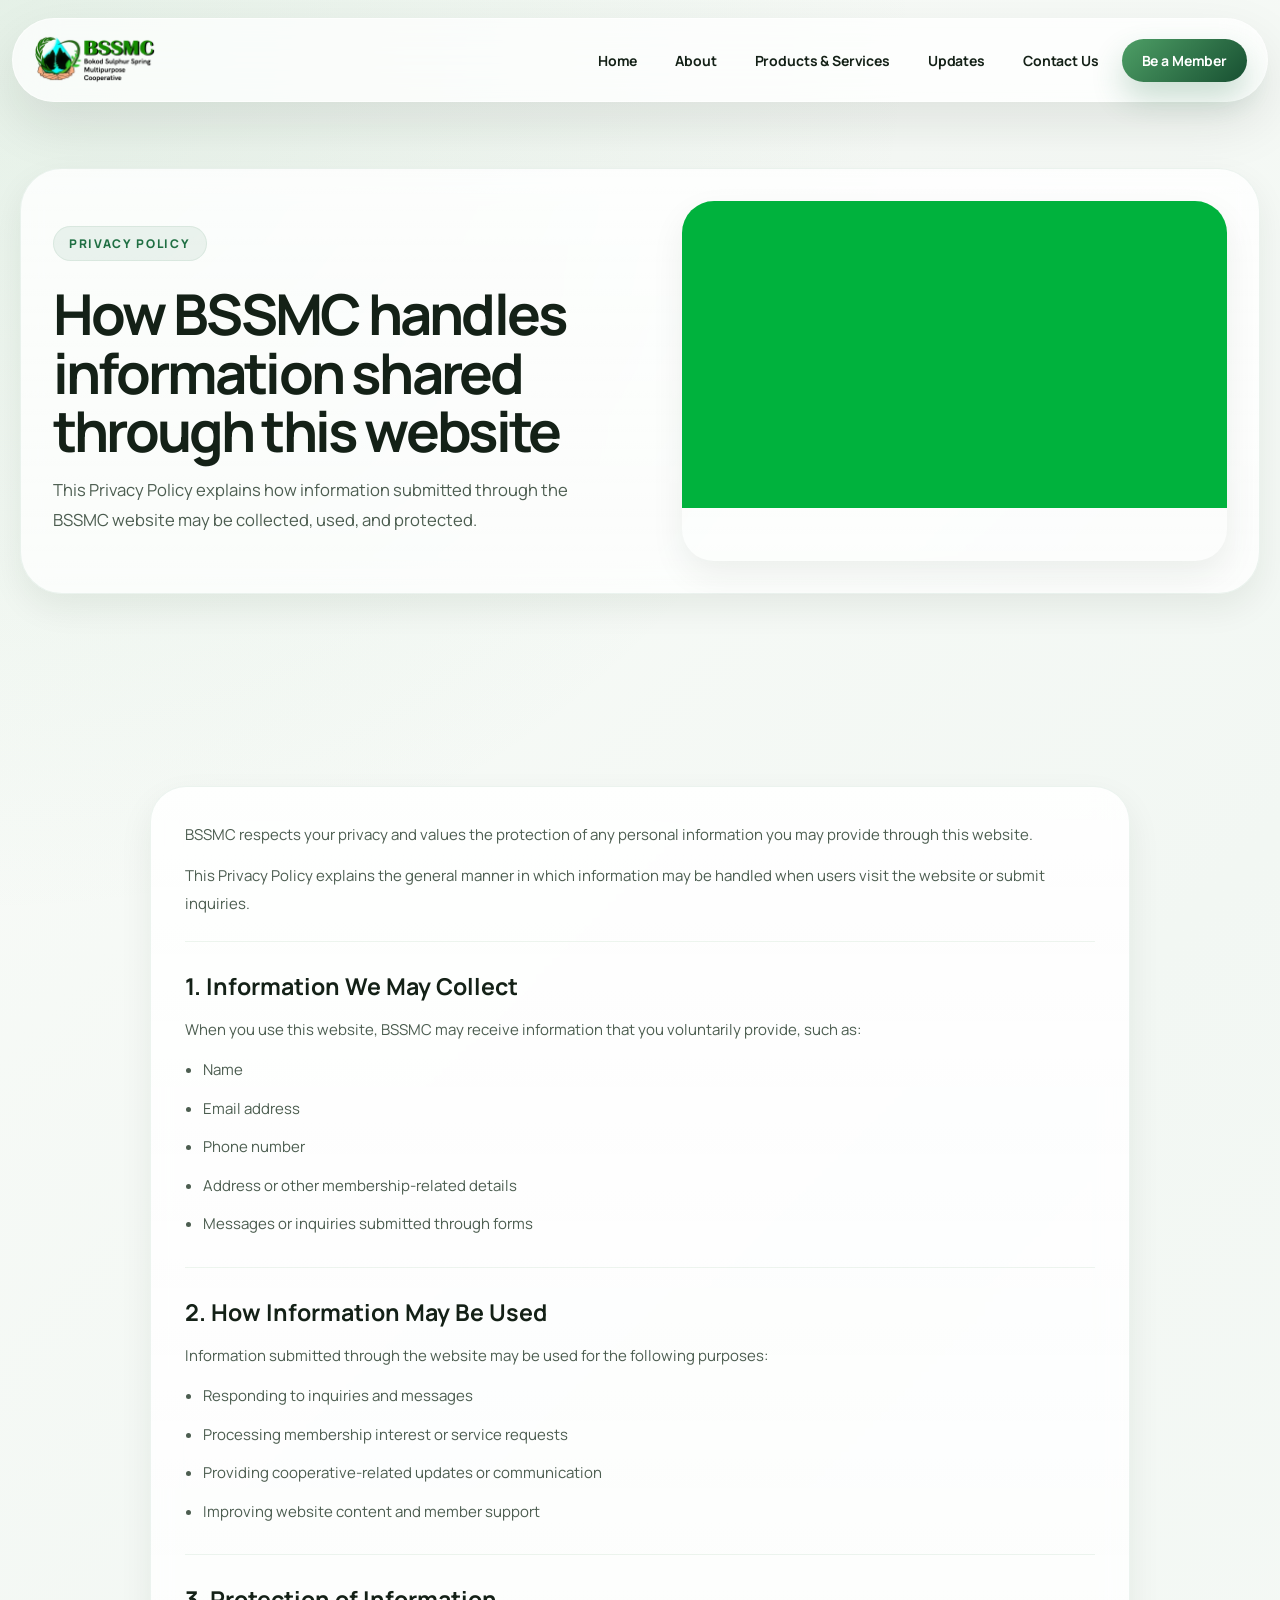
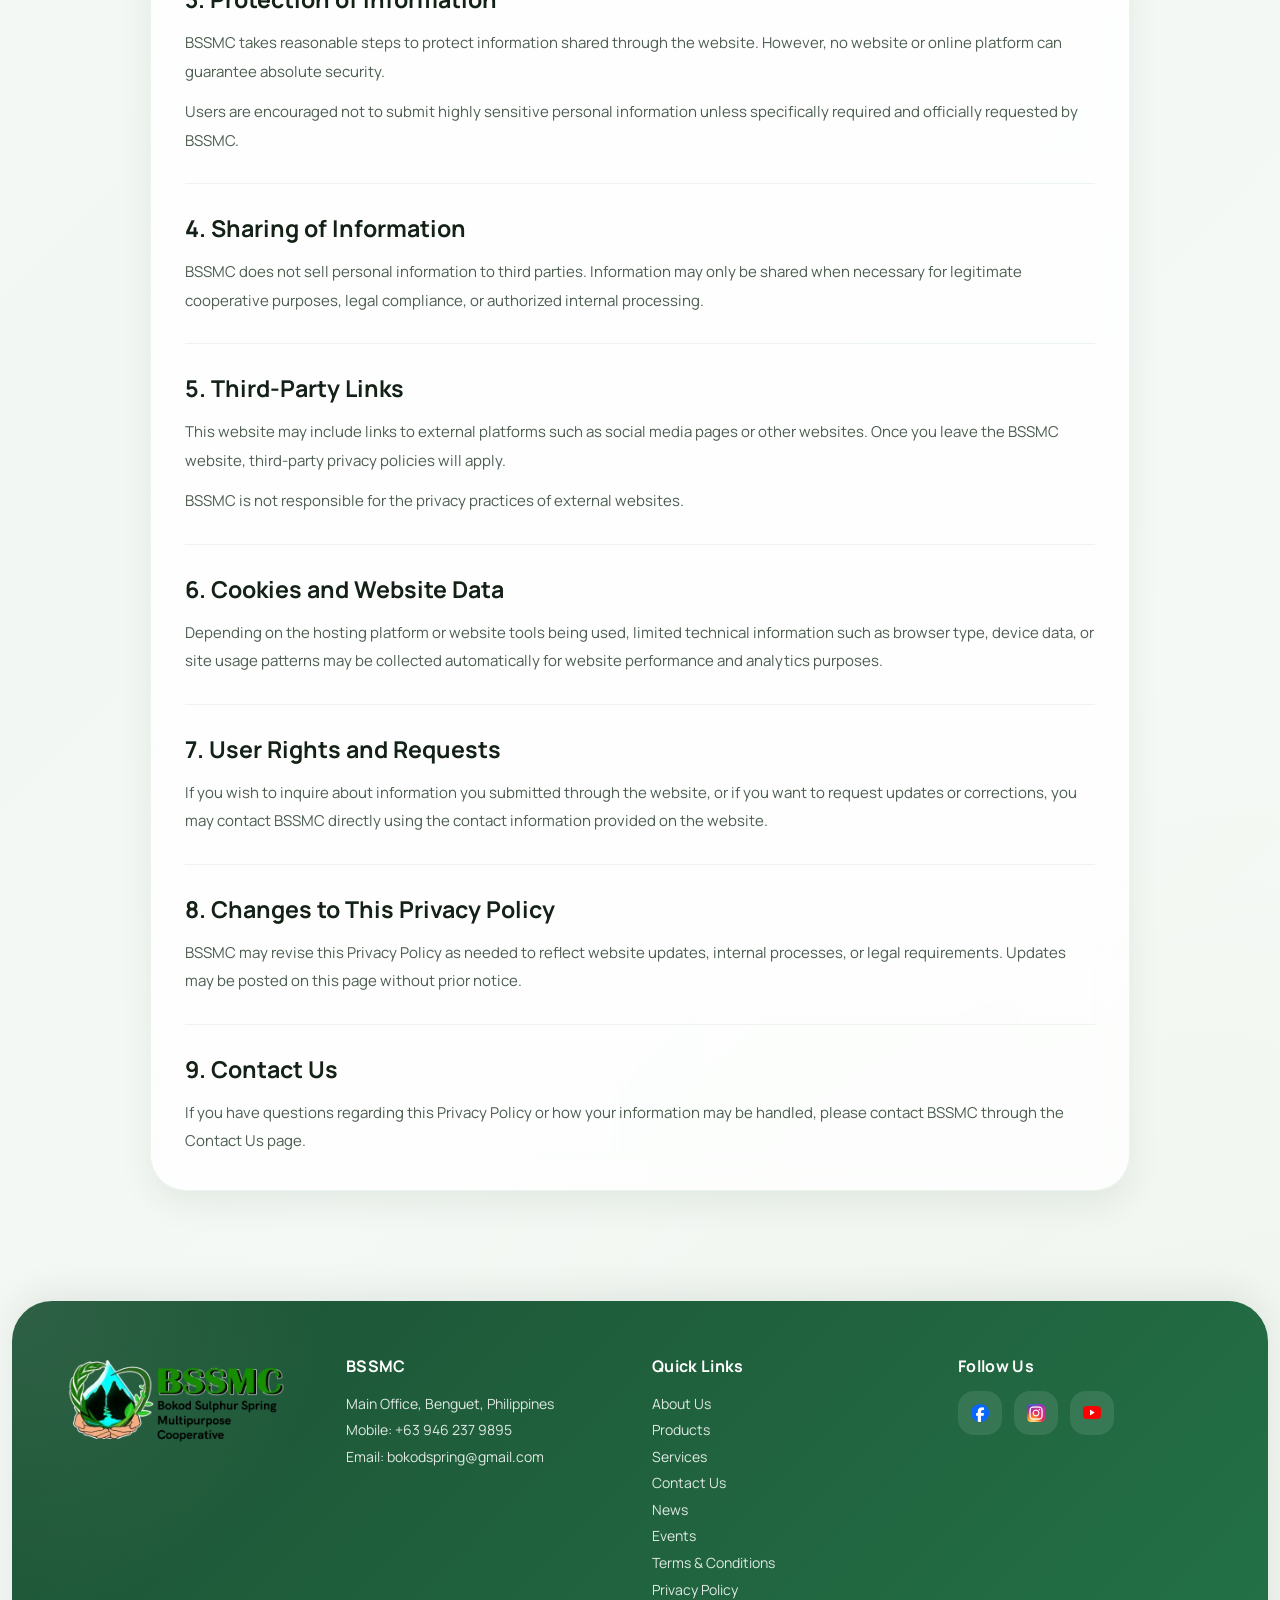
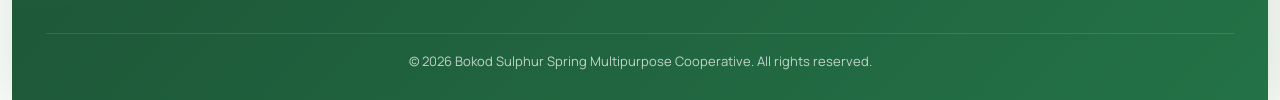
<file: privacy.html>
<!DOCTYPE html>
<html lang="en">
<head>
  <meta charset="UTF-8">
  <meta name="viewport" content="width=device-width, initial-scale=1.0">
  <title>Privacy Policy - BSSMC</title>
  <link rel="icon" href="Assets/favicon.png" type="image/png">
  <link rel="stylesheet" href="style.css">

  <style>
    .legal-wrapper {
      max-width: 980px;
      margin: 0 auto;
    }

    .legal-card {
      background: linear-gradient(180deg, rgba(255, 255, 255, 0.88), rgba(255, 255, 255, 0.76));
      border: 1px solid rgba(31, 111, 67, 0.08);
      border-radius: 36px;
      box-shadow: var(--shadow-sm);
      backdrop-filter: blur(14px);
      padding: 34px;
    }

    .legal-intro {
      margin-bottom: 28px;
      padding-bottom: 22px;
      border-bottom: 1px solid rgba(46, 125, 50, 0.08);
    }

    .legal-intro p,
    .legal-section p,
    .legal-section li {
      color: var(--text-body);
      line-height: 1.9;
      font-size: 15px;
    }

    .legal-intro p + p,
    .legal-section p + p {
      margin-top: 12px;
    }

    .legal-section + .legal-section {
      margin-top: 28px;
      padding-top: 28px;
      border-top: 1px solid rgba(46, 125, 50, 0.08);
    }

    .legal-section h2 {
      color: var(--text-dark);
      font-size: 1.45rem;
      margin-bottom: 14px;
    }

    .legal-section ul {
      display: grid;
      gap: 10px;
      margin-top: 12px;
      padding-left: 18px;
      list-style: disc;
    }

    .legal-note {
      margin-top: 28px;
      padding: 18px 20px;
      border-radius: 20px;
      background: rgba(76, 175, 47, 0.08);
      color: var(--text-body);
      line-height: 1.8;
      font-size: 14px;
    }

    @media (max-width: 640px) {
      .legal-card {
        padding: 24px 18px;
      }

      .legal-section h2 {
        font-size: 1.25rem;
      }
    }
  </style>
</head>
<body>
  <div id="header-placeholder"></div>

  <main>
    <section class="page-hero">
      <div class="container">
        <div class="page-hero-box">
          <div class="page-hero-copy">
            <div class="hero-badge">Privacy Policy</div>
            <h1>How BSSMC handles information shared through this website</h1>
            <p>
              This Privacy Policy explains how information submitted through the BSSMC website may be collected, used, and protected.
            </p>
          </div>
          <div class="page-hero-image">
            <img src="Assets/Contact/contact-hero.jpg" alt="Privacy Policy">
          </div>
        </div>
      </div>
    </section>

    <section class="home-section">
      <div class="container">
        <div class="legal-wrapper">
          <div class="legal-card">
            <div class="legal-intro">
              <p>
                BSSMC respects your privacy and values the protection of any personal information you may provide through this website.
              </p>
              <p>
                This Privacy Policy explains the general manner in which information may be handled when users visit the website or submit inquiries.
              </p>
            </div>

            <div class="legal-section">
              <h2>1. Information We May Collect</h2>
              <p>
                When you use this website, BSSMC may receive information that you voluntarily provide, such as:
              </p>
              <ul>
                <li>Name</li>
                <li>Email address</li>
                <li>Phone number</li>
                <li>Address or other membership-related details</li>
                <li>Messages or inquiries submitted through forms</li>
              </ul>
            </div>

            <div class="legal-section">
              <h2>2. How Information May Be Used</h2>
              <p>
                Information submitted through the website may be used for the following purposes:
              </p>
              <ul>
                <li>Responding to inquiries and messages</li>
                <li>Processing membership interest or service requests</li>
                <li>Providing cooperative-related updates or communication</li>
                <li>Improving website content and member support</li>
              </ul>
            </div>

            <div class="legal-section">
              <h2>3. Protection of Information</h2>
              <p>
                BSSMC takes reasonable steps to protect information shared through the website. However, no website or online platform can guarantee absolute security.
              </p>
              <p>
                Users are encouraged not to submit highly sensitive personal information unless specifically required and officially requested by BSSMC.
              </p>
            </div>

            <div class="legal-section">
              <h2>4. Sharing of Information</h2>
              <p>
                BSSMC does not sell personal information to third parties. Information may only be shared when necessary for legitimate cooperative purposes, legal compliance, or authorized internal processing.
              </p>
            </div>

            <div class="legal-section">
              <h2>5. Third-Party Links</h2>
              <p>
                This website may include links to external platforms such as social media pages or other websites. Once you leave the BSSMC website, third-party privacy policies will apply.
              </p>
              <p>
                BSSMC is not responsible for the privacy practices of external websites.
              </p>
            </div>

            <div class="legal-section">
              <h2>6. Cookies and Website Data</h2>
              <p>
                Depending on the hosting platform or website tools being used, limited technical information such as browser type, device data, or site usage patterns may be collected automatically for website performance and analytics purposes.
              </p>
            </div>

            <div class="legal-section">
              <h2>7. User Rights and Requests</h2>
              <p>
                If you wish to inquire about information you submitted through the website, or if you want to request updates or corrections, you may contact BSSMC directly using the contact information provided on the website.
              </p>
            </div>

            <div class="legal-section">
              <h2>8. Changes to This Privacy Policy</h2>
              <p>
                BSSMC may revise this Privacy Policy as needed to reflect website updates, internal processes, or legal requirements. Updates may be posted on this page without prior notice.
              </p>
            </div>

            <div class="legal-section">
              <h2>9. Contact Us</h2>
              <p>
                If you have questions regarding this Privacy Policy or how your information may be handled, please contact BSSMC through the Contact Us page.
              </p>
            </div>
          </div>
        </div>
      </div>
    </section>
  </main>

  <div id="footer-placeholder"></div>
  <script src="script.js"></script>
</body>
</html>
</file>
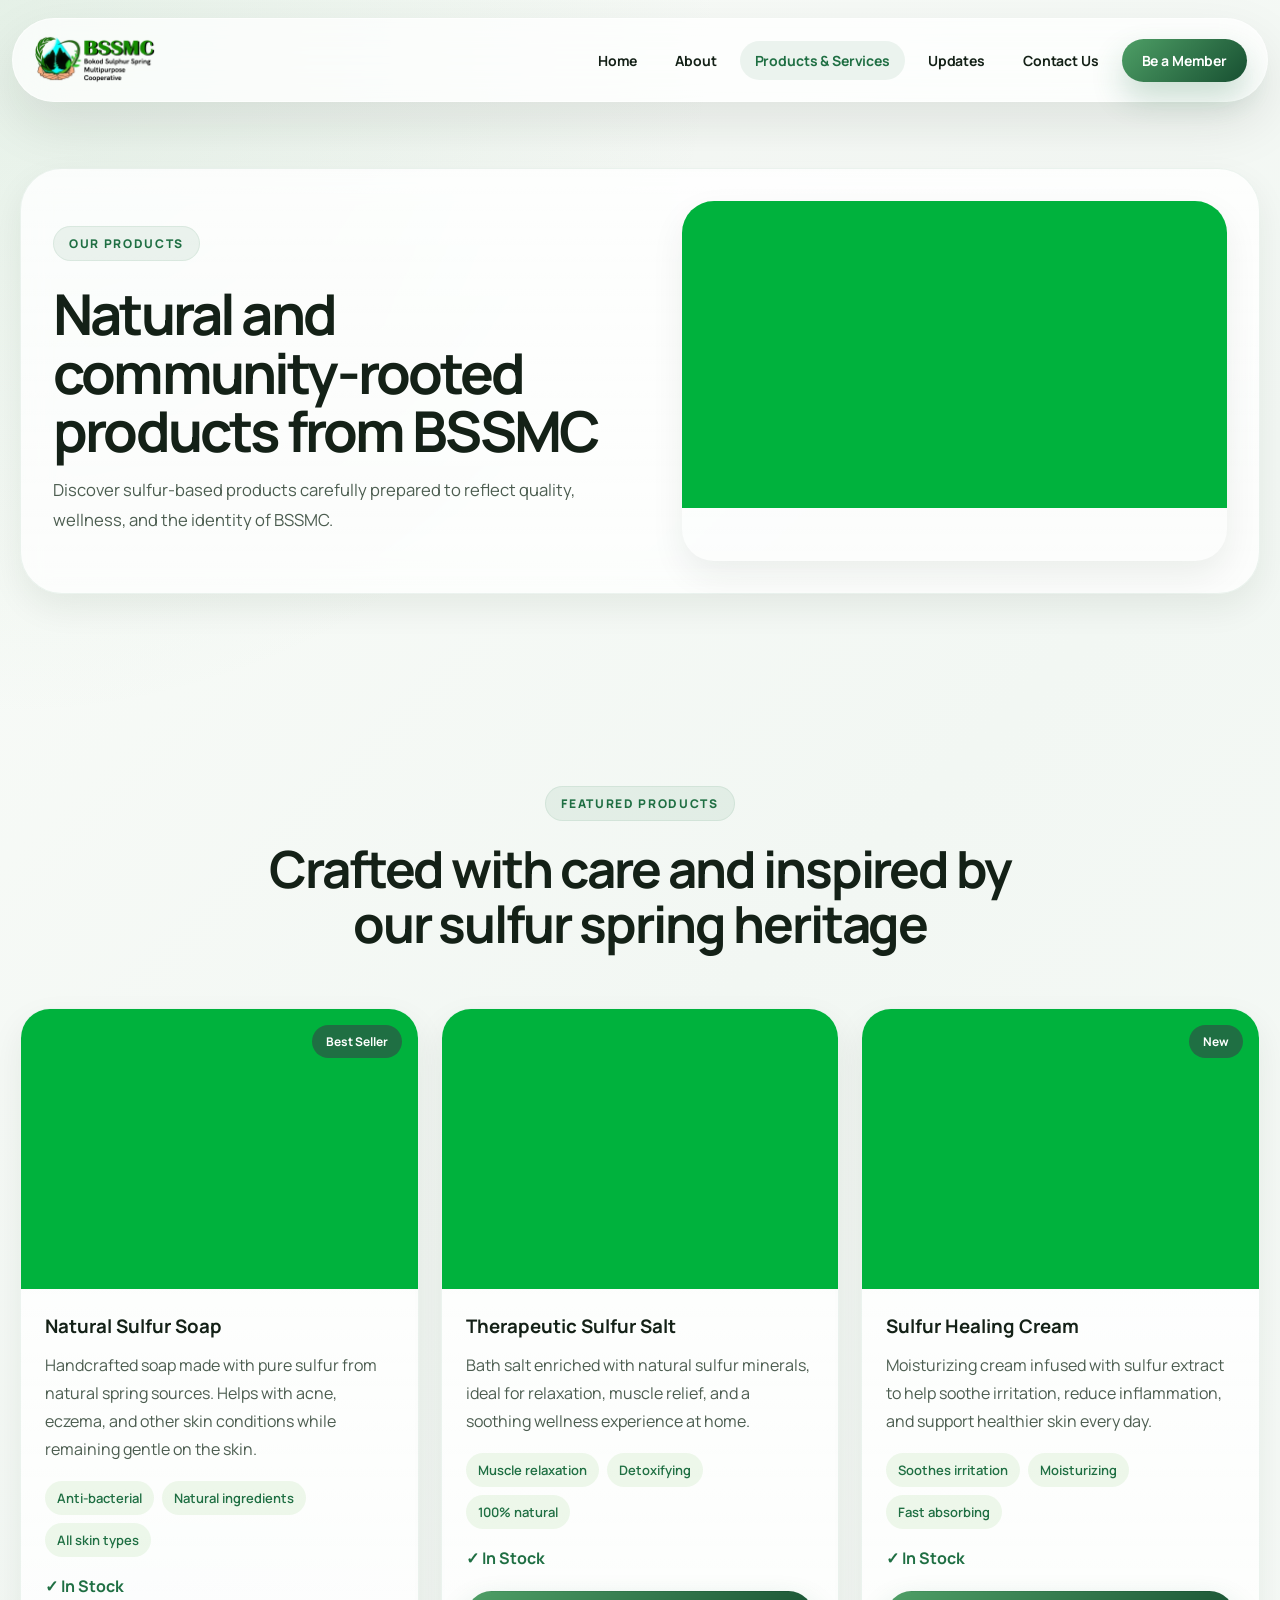
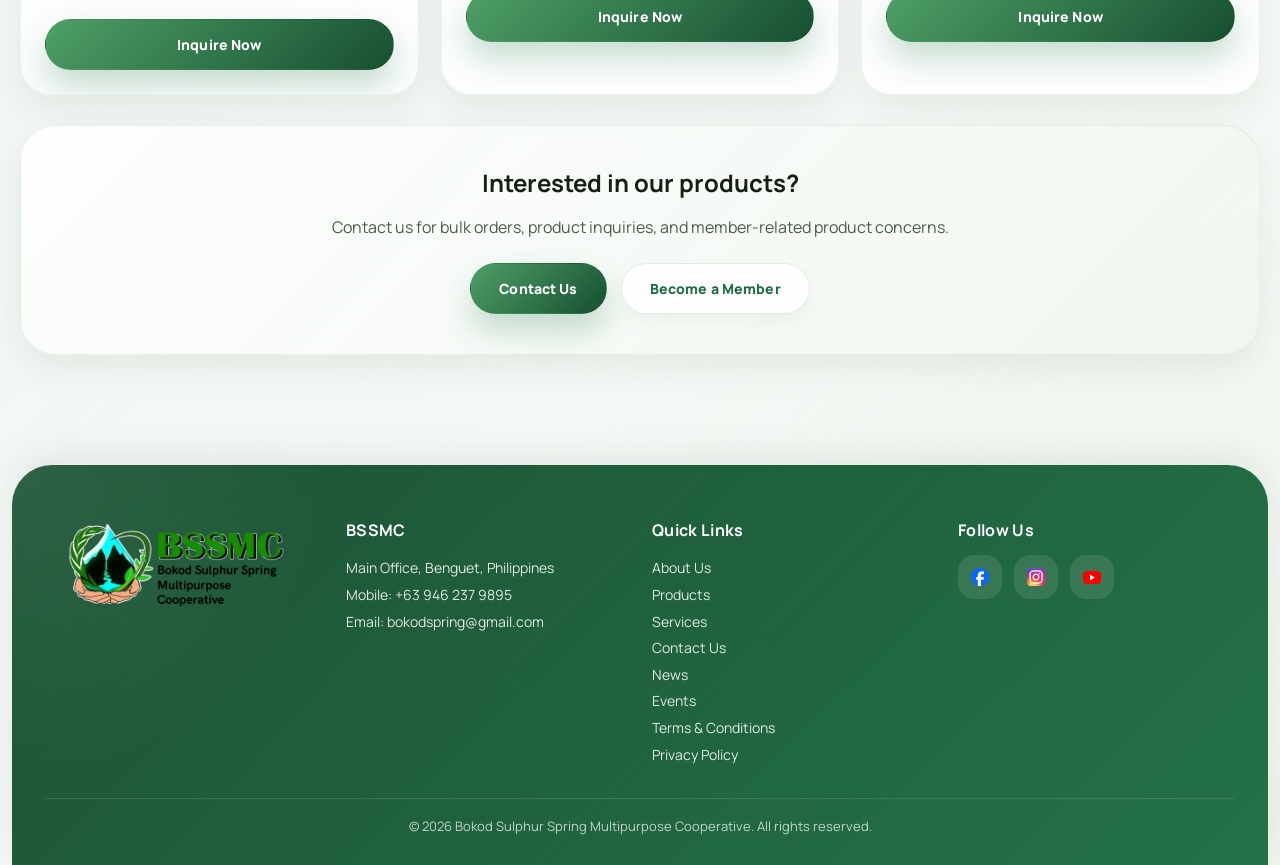
<file: products.html>
<!DOCTYPE html>
<html lang="en">
<head>
  <meta charset="UTF-8">
  <meta name="viewport" content="width=device-width, initial-scale=1.0">
  <title>Products - BSSMC</title>
  <link rel="icon" href="Assets/favicon.png" type="image/png">
  <link rel="stylesheet" href="style.css">

  <style>
    .products-grid {
      display: grid;
      grid-template-columns: repeat(3, minmax(0, 1fr));
      gap: 22px;
    }

    .product-card {
      overflow: hidden;
      border-radius: 30px;
      background: linear-gradient(180deg, rgba(255, 255, 255, 0.88), rgba(255, 255, 255, 0.76));
      border: 1px solid rgba(31, 111, 67, 0.08);
      box-shadow: var(--shadow-sm);
      transition: var(--transition);
      position: relative;
    }

    .product-card:hover {
      transform: translateY(-5px);
      box-shadow: var(--shadow-md);
    }

    .product-image {
      overflow: hidden;
    }

    .product-image img {
      height: 280px;
      object-fit: cover;
      transition: transform 0.4s ease;
    }

    .product-card:hover .product-image img {
      transform: scale(1.05);
    }

    .product-badge {
      position: absolute;
      top: 16px;
      right: 16px;
      padding: 8px 14px;
      border-radius: 999px;
      background: var(--primary);
      color: var(--white);
      font-size: 12px;
      font-weight: 700;
      z-index: 2;
    }

    .product-content {
      padding: 24px;
    }

    .product-content h3 {
      margin-bottom: 12px;
      color: var(--text-dark);
    }

    .product-description {
      color: var(--text-body);
      line-height: 1.75;
      margin-bottom: 18px;
    }

    .product-benefits {
      display: flex;
      flex-wrap: wrap;
      gap: 8px;
      margin-bottom: 18px;
    }

    .product-benefits span {
      padding: 8px 12px;
      border-radius: 999px;
      background: rgba(76, 175, 47, 0.09);
      color: var(--primary);
      font-size: 13px;
      font-weight: 600;
    }

    .product-stock {
      margin-bottom: 22px;
      color: var(--primary);
      font-weight: 700;
    }

    .products-cta {
      margin-top: 30px;
      padding: 40px 28px;
      border-radius: 36px;
      background: linear-gradient(135deg, rgba(255,255,255,0.82), rgba(238,247,238,0.88));
      border: 1px solid rgba(31, 111, 67, 0.08);
      box-shadow: var(--shadow-sm);
      text-align: center;
    }

    .products-cta h2 {
      margin-bottom: 14px;
      color: var(--text-dark);
    }

    .products-cta p {
      max-width: 700px;
      margin: 0 auto 22px;
      color: var(--text-body);
      line-height: 1.8;
    }

    .cta-actions {
      display: flex;
      justify-content: center;
      gap: 14px;
      flex-wrap: wrap;
    }

    @media (max-width: 1024px) {
      .products-grid {
        grid-template-columns: repeat(2, minmax(0, 1fr));
      }
    }

    @media (max-width: 640px) {
      .products-grid {
        grid-template-columns: 1fr;
      }

      .product-content,
      .products-cta {
        padding: 22px 18px;
      }

      .cta-actions {
        flex-direction: column;
      }
    }
  </style>
</head>
<body>
  <div id="header-placeholder"></div>

  <main>
    <section class="page-hero">
      <div class="container">
        <div class="page-hero-box">
          <div class="page-hero-copy">
            <div class="hero-badge">Our Products</div>
            <h1>Natural and community-rooted products from BSSMC</h1>
            <p>
              Discover sulfur-based products carefully prepared to reflect quality, wellness, and the identity of BSSMC.
            </p>
          </div>
          <div class="page-hero-image">
            <img src="Assets/Products/products-hero.jpg" alt="BSSMC Products" onerror="this.src='https://via.placeholder.com/500x400?text=Our+Products'">
          </div>
        </div>
      </div>
    </section>

    <section class="home-section">
      <div class="container">
        <div class="section-heading">
          <span class="eyebrow">Featured Products</span>
          <h2>Crafted with care and inspired by our sulfur spring heritage</h2>
        </div>

        <div class="products-grid">
          <div class="product-card">
            <div class="product-badge">Best Seller</div>
            <div class="product-image">
              <img src="Assets/Products/sulfur-soap.jpg" alt="BSSMC Sulfur Soap" onerror="this.src='https://via.placeholder.com/400x400?text=Sulfur+Soap'">
            </div>
            <div class="product-content">
              <h3>Natural Sulfur Soap</h3>
              <p class="product-description">
                Handcrafted soap made with pure sulfur from natural spring sources. Helps with acne, eczema, and other skin conditions while remaining gentle on the skin.
              </p>
              <div class="product-benefits">
                <span>Anti-bacterial</span>
                <span>Natural ingredients</span>
                <span>All skin types</span>
              </div>
              <div class="product-stock">✓ In Stock</div>
              <a href="#" class="btn btn-primary" style="width:100%;">Inquire Now</a>
            </div>
          </div>

          <div class="product-card">
            <div class="product-image">
              <img src="Assets/Products/sulfur-salt.jpg" alt="BSSMC Sulfur Salt" onerror="this.src='https://via.placeholder.com/400x400?text=Sulfur+Salt'">
            </div>
            <div class="product-content">
              <h3>Therapeutic Sulfur Salt</h3>
              <p class="product-description">
                Bath salt enriched with natural sulfur minerals, ideal for relaxation, muscle relief, and a soothing wellness experience at home.
              </p>
              <div class="product-benefits">
                <span>Muscle relaxation</span>
                <span>Detoxifying</span>
                <span>100% natural</span>
              </div>
              <div class="product-stock">✓ In Stock</div>
              <a href="#" class="btn btn-primary" style="width:100%;">Inquire Now</a>
            </div>
          </div>

          <div class="product-card">
            <div class="product-badge">New</div>
            <div class="product-image">
              <img src="Assets/Products/sulfur-cream.jpg" alt="BSSMC Sulfur Cream" onerror="this.src='https://via.placeholder.com/400x400?text=Sulfur+Cream'">
            </div>
            <div class="product-content">
              <h3>Sulfur Healing Cream</h3>
              <p class="product-description">
                Moisturizing cream infused with sulfur extract to help soothe irritation, reduce inflammation, and support healthier skin every day.
              </p>
              <div class="product-benefits">
                <span>Soothes irritation</span>
                <span>Moisturizing</span>
                <span>Fast absorbing</span>
              </div>
              <div class="product-stock">✓ In Stock</div>
              <a href="#" class="btn btn-primary" style="width:100%;">Inquire Now</a>
            </div>
          </div>
        </div>

        <div class="products-cta">
          <h2>Interested in our products?</h2>
          <p>Contact us for bulk orders, product inquiries, and member-related product concerns.</p>
          <div class="cta-actions">
            <a href="contactus.html" class="btn btn-primary">Contact Us</a>
            <a href="beamember.html" class="btn btn-secondary">Become a Member</a>
          </div>
        </div>
      </div>
    </section>
  </main>

  <div id="footer-placeholder"></div>
  <script src="script.js"></script>
</body>
</html>
</file>
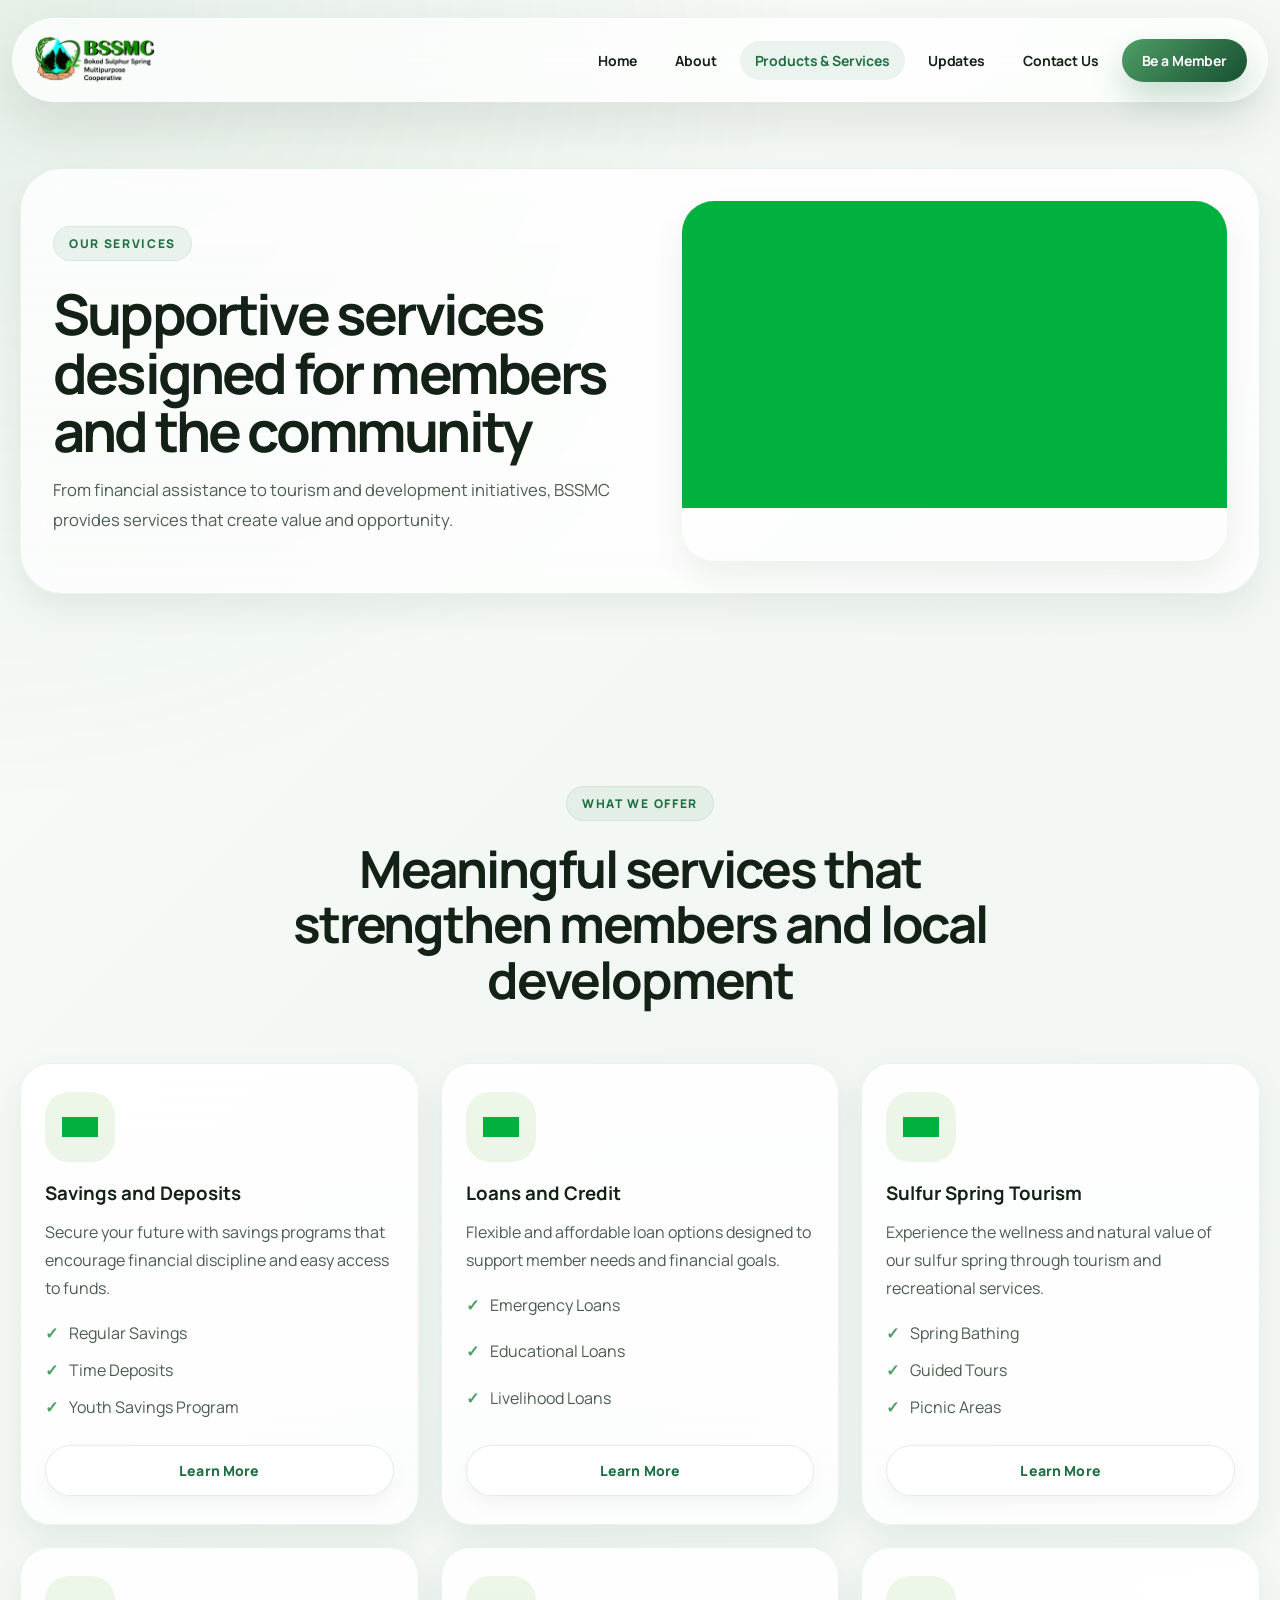
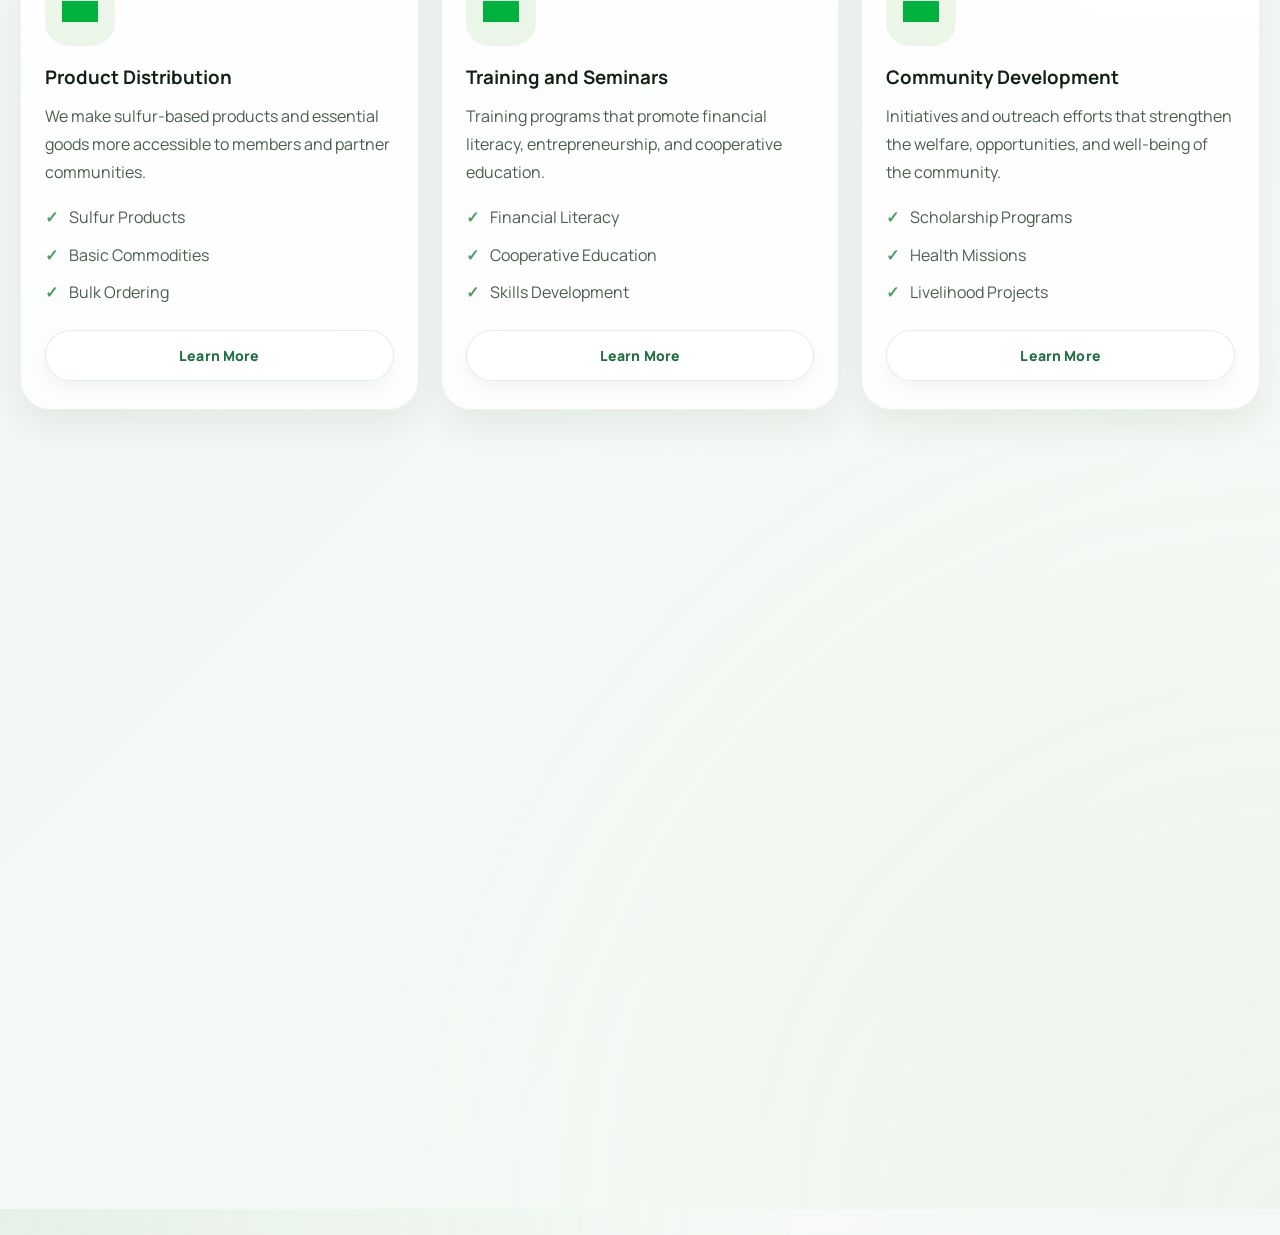
<file: services.html>
<!DOCTYPE html>
<html lang="en">
<head>
  <meta charset="UTF-8">
  <meta name="viewport" content="width=device-width, initial-scale=1.0">
  <title>Services - BSSMC</title>
  <link rel="icon" href="Assets/favicon.png" type="image/png">
  <link rel="stylesheet" href="style.css">

  <style>
    .services-grid {
      display: grid;
      grid-template-columns: repeat(3, minmax(0, 1fr));
      gap: 22px;
    }

    .service-card {
      background: linear-gradient(180deg, rgba(255, 255, 255, 0.88), rgba(255, 255, 255, 0.76));
      border: 1px solid rgba(31, 111, 67, 0.08);
      border-radius: 30px;
      padding: 28px 24px;
      box-shadow: var(--shadow-sm);
      transition: var(--transition);
      display: flex;
      flex-direction: column;
      height: 100%;
    }

    .service-card:hover {
      transform: translateY(-5px);
      box-shadow: var(--shadow-md);
    }

    .service-icon {
      width: 70px;
      height: 70px;
      border-radius: 24px;
      background: rgba(76, 175, 47, 0.10);
      display: grid;
      place-items: center;
      margin-bottom: 18px;
      overflow: hidden;
    }

    .service-icon img {
      width: 36px;
      height: 36px;
      object-fit: contain;
    }

    .service-card h3 {
      margin-bottom: 12px;
      color: var(--text-dark);
    }

    .service-description {
      color: var(--text-body);
      line-height: 1.75;
      margin-bottom: 18px;
    }

    .service-features {
      display: grid;
      gap: 10px;
      margin-bottom: 24px;
      flex: 1;
    }

    .service-features li {
      position: relative;
      padding-left: 24px;
      color: var(--text-body);
      line-height: 1.7;
    }

    .service-features li::before {
      content: "✓";
      position: absolute;
      left: 0;
      top: 0;
      color: var(--primary-light);
      font-weight: 700;
    }

    .services-cta {
      margin-top: 30px;
      padding: 40px 28px;
      border-radius: 36px;
      background: linear-gradient(135deg, rgba(255,255,255,0.82), rgba(238,247,238,0.88));
      border: 1px solid rgba(31, 111, 67, 0.08);
      box-shadow: var(--shadow-sm);
      text-align: center;
    }

    .services-cta h2 {
      margin-bottom: 14px;
      color: var(--text-dark);
    }

    .services-cta p {
      max-width: 720px;
      margin: 0 auto 22px;
      color: var(--text-body);
      line-height: 1.8;
    }

    .cta-actions {
      display: flex;
      justify-content: center;
      gap: 14px;
      flex-wrap: wrap;
    }

    @media (max-width: 1024px) {
      .services-grid {
        grid-template-columns: repeat(2, minmax(0, 1fr));
      }
    }

    @media (max-width: 640px) {
      .services-grid {
        grid-template-columns: 1fr;
      }

      .service-card,
      .services-cta {
        padding: 22px 18px;
      }

      .cta-actions {
        flex-direction: column;
      }
    }
  </style>
</head>
<body>
  <div id="header-placeholder"></div>

  <main>
    <section class="page-hero">
      <div class="container">
        <div class="page-hero-box">
          <div class="page-hero-copy">
            <div class="hero-badge">Our Services</div>
            <h1>Supportive services designed for members and the community</h1>
            <p>
              From financial assistance to tourism and development initiatives, BSSMC provides services that create value and opportunity.
            </p>
          </div>
          <div class="page-hero-image">
            <img src="Assets/Services/services-hero.jpg" alt="BSSMC Services" onerror="this.src='https://via.placeholder.com/500x400?text=Our+Services'">
          </div>
        </div>
      </div>
    </section>

    <section class="home-section">
      <div class="container">
        <div class="section-heading">
          <span class="eyebrow">What We Offer</span>
          <h2>Meaningful services that strengthen members and local development</h2>
        </div>

        <div class="services-grid">
          <div class="service-card">
            <div class="service-icon">
              <img src="Assets/Services/savings-icon.jpg" alt="Savings and Deposits" onerror="this.src='https://via.placeholder.com/36x36?text=💰'">
            </div>
            <h3>Savings and Deposits</h3>
            <p class="service-description">
              Secure your future with savings programs that encourage financial discipline and easy access to funds.
            </p>
            <ul class="service-features">
              <li>Regular Savings</li>
              <li>Time Deposits</li>
              <li>Youth Savings Program</li>
            </ul>
            <a href="#" class="btn btn-secondary">Learn More</a>
          </div>

          <div class="service-card">
            <div class="service-icon">
              <img src="Assets/Services/loans-icon.jpg" alt="Loans and Credit" onerror="this.src='https://via.placeholder.com/36x36?text=🏦'">
            </div>
            <h3>Loans and Credit</h3>
            <p class="service-description">
              Flexible and affordable loan options designed to support member needs and financial goals.
            </p>
            <ul class="service-features">
              <li>Emergency Loans</li>
              <li>Educational Loans</li>
              <li>Livelihood Loans</li>
            </ul>
            <a href="#" class="btn btn-secondary">Learn More</a>
          </div>

          <div class="service-card">
            <div class="service-icon">
              <img src="Assets/Services/tourism-icon.jpg" alt="Sulfur Spring Tourism" onerror="this.src='https://via.placeholder.com/36x36?text=🌿'">
            </div>
            <h3>Sulfur Spring Tourism</h3>
            <p class="service-description">
              Experience the wellness and natural value of our sulfur spring through tourism and recreational services.
            </p>
            <ul class="service-features">
              <li>Spring Bathing</li>
              <li>Guided Tours</li>
              <li>Picnic Areas</li>
            </ul>
            <a href="#" class="btn btn-secondary">Learn More</a>
          </div>

          <div class="service-card">
            <div class="service-icon">
              <img src="Assets/Services/distribution-icon.jpg" alt="Product Distribution" onerror="this.src='https://via.placeholder.com/36x36?text=📦'">
            </div>
            <h3>Product Distribution</h3>
            <p class="service-description">
              We make sulfur-based products and essential goods more accessible to members and partner communities.
            </p>
            <ul class="service-features">
              <li>Sulfur Products</li>
              <li>Basic Commodities</li>
              <li>Bulk Ordering</li>
            </ul>
            <a href="#" class="btn btn-secondary">Learn More</a>
          </div>

          <div class="service-card">
            <div class="service-icon">
              <img src="Assets/Services/training-icon.jpg" alt="Training and Seminars" onerror="this.src='https://via.placeholder.com/36x36?text=📚'">
            </div>
            <h3>Training and Seminars</h3>
            <p class="service-description">
              Training programs that promote financial literacy, entrepreneurship, and cooperative education.
            </p>
            <ul class="service-features">
              <li>Financial Literacy</li>
              <li>Cooperative Education</li>
              <li>Skills Development</li>
            </ul>
            <a href="#" class="btn btn-secondary">Learn More</a>
          </div>

          <div class="service-card">
            <div class="service-icon">
              <img src="Assets/Services/community-icon.jpg" alt="Community Development" onerror="this.src='https://via.placeholder.com/36x36?text=🤝'">
            </div>
            <h3>Community Development</h3>
            <p class="service-description">
              Initiatives and outreach efforts that strengthen the welfare, opportunities, and well-being of the community.
            </p>
            <ul class="service-features">
              <li>Scholarship Programs</li>
              <li>Health Missions</li>
              <li>Livelihood Projects</li>
            </ul>
            <a href="#" class="btn btn-secondary">Learn More</a>
          </div>
        </div>

        <div class="services-cta">
          <h2>Need more information about our services?</h2>
          <p>Contact us to learn more about how BSSMC can assist you through our products, programs, and cooperative services.</p>
          <div class="cta-actions">
            <a href="contactus.html" class="btn btn-primary">Contact Us</a>
            <a href="beamember.html" class="btn btn-secondary">Become a Member</a>
          </div>
        </div>
      </div>
    </section>
  </main>

  <div id="footer-placeholder"></div>
  <script src="script.js"></script>
</body>
</html>
</file>
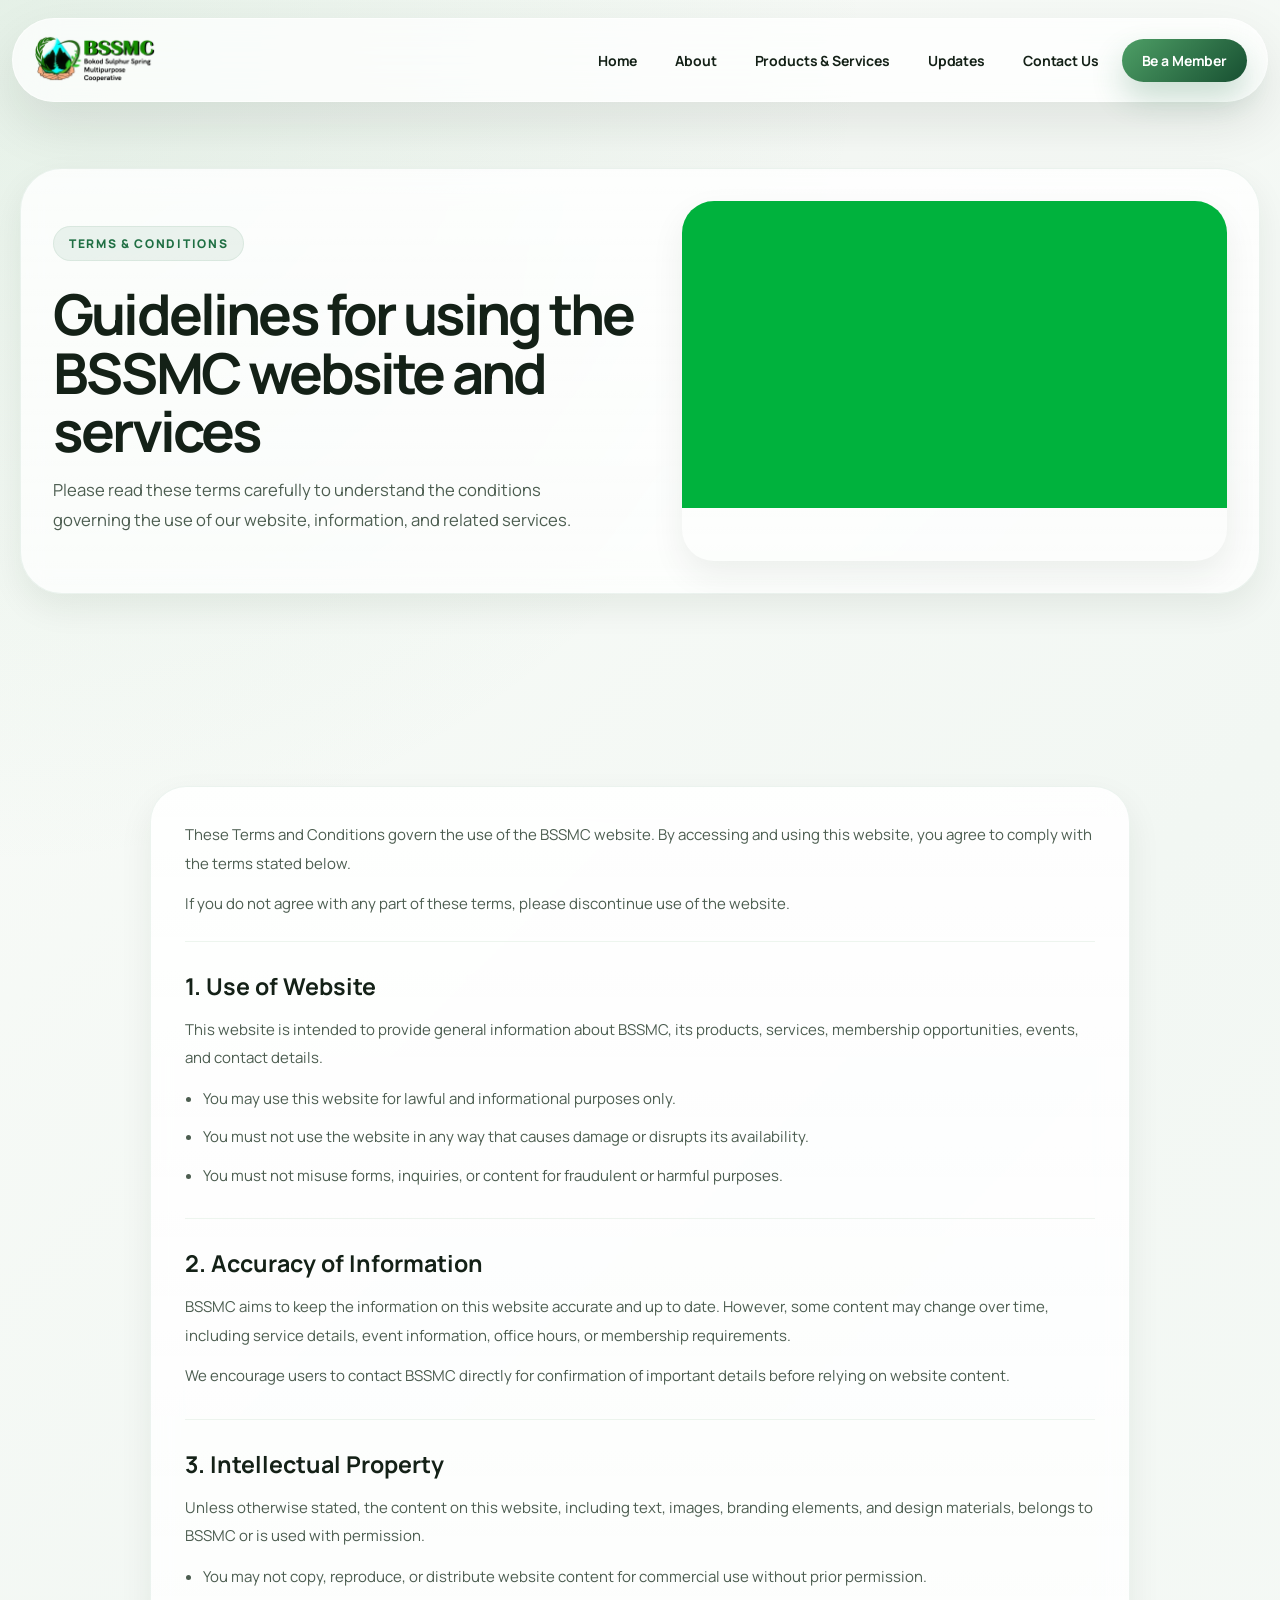
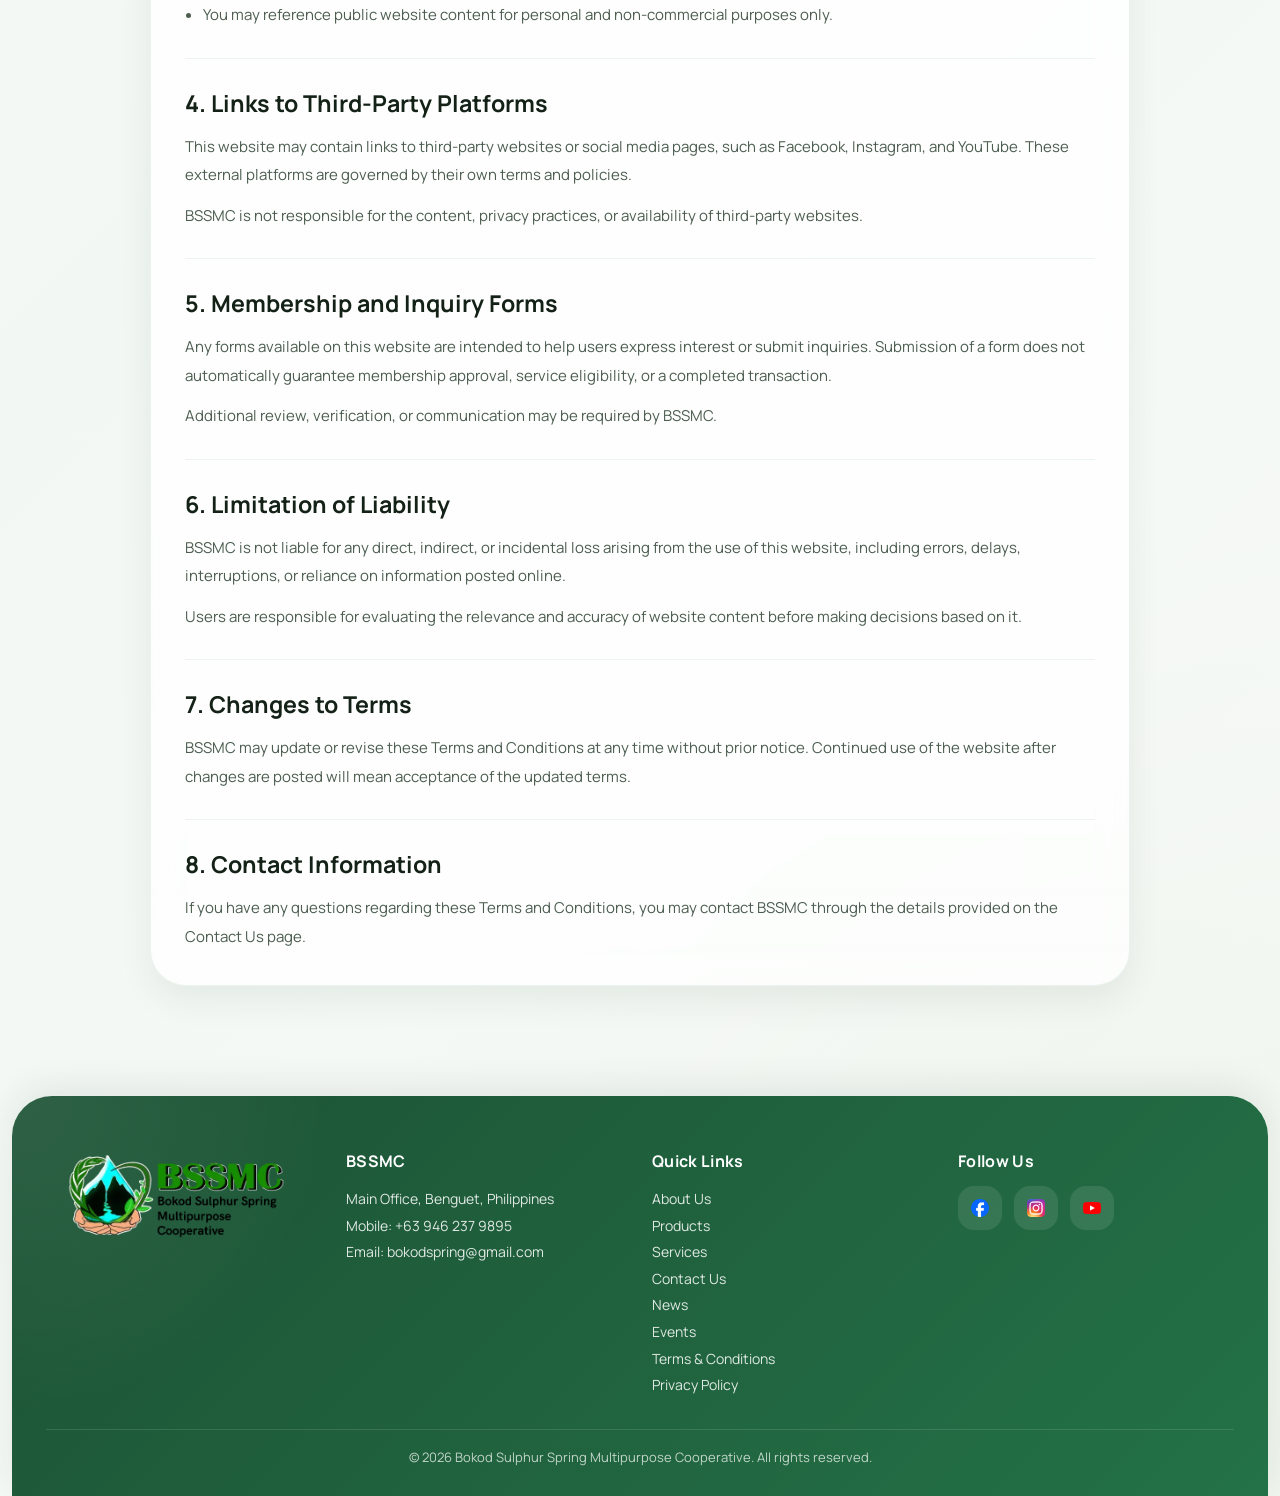
<file: terms.html>
<!DOCTYPE html>
<html lang="en">
<head>
  <meta charset="UTF-8">
  <meta name="viewport" content="width=device-width, initial-scale=1.0">
  <title>Terms & Conditions - BSSMC</title>
  <link rel="icon" href="Assets/favicon.png" type="image/png">
  <link rel="stylesheet" href="style.css">

  <style>
    .legal-wrapper {
      max-width: 980px;
      margin: 0 auto;
    }

    .legal-card {
      background: linear-gradient(180deg, rgba(255, 255, 255, 0.88), rgba(255, 255, 255, 0.76));
      border: 1px solid rgba(31, 111, 67, 0.08);
      border-radius: 36px;
      box-shadow: var(--shadow-sm);
      backdrop-filter: blur(14px);
      padding: 34px;
    }

    .legal-intro {
      margin-bottom: 28px;
      padding-bottom: 22px;
      border-bottom: 1px solid rgba(46, 125, 50, 0.08);
    }

    .legal-intro p,
    .legal-section p,
    .legal-section li {
      color: var(--text-body);
      line-height: 1.9;
      font-size: 15px;
    }

    .legal-intro p + p,
    .legal-section p + p {
      margin-top: 12px;
    }

    .legal-section + .legal-section {
      margin-top: 28px;
      padding-top: 28px;
      border-top: 1px solid rgba(46, 125, 50, 0.08);
    }

    .legal-section h2 {
      color: var(--text-dark);
      font-size: 1.45rem;
      margin-bottom: 14px;
    }

    .legal-section ul {
      display: grid;
      gap: 10px;
      margin-top: 12px;
      padding-left: 18px;
      list-style: disc;
    }

    .legal-note {
      margin-top: 28px;
      padding: 18px 20px;
      border-radius: 20px;
      background: rgba(76, 175, 47, 0.08);
      color: var(--text-body);
      line-height: 1.8;
      font-size: 14px;
    }

    @media (max-width: 640px) {
      .legal-card {
        padding: 24px 18px;
      }

      .legal-section h2 {
        font-size: 1.25rem;
      }
    }
  </style>
</head>
<body>
  <div id="header-placeholder"></div>

  <main>
    <section class="page-hero">
      <div class="container">
        <div class="page-hero-box">
          <div class="page-hero-copy">
            <div class="hero-badge">Terms &amp; Conditions</div>
            <h1>Guidelines for using the BSSMC website and services</h1>
            <p>
              Please read these terms carefully to understand the conditions governing the use of our website, information, and related services.
            </p>
          </div>
          <div class="page-hero-image">
            <img src="Assets/About/about-hero.jpg" alt="Terms and Conditions">
          </div>
        </div>
      </div>
    </section>

    <section class="home-section">
      <div class="container">
        <div class="legal-wrapper">
          <div class="legal-card">
            <div class="legal-intro">
              <p>
                These Terms and Conditions govern the use of the BSSMC website. By accessing and using this website, you agree to comply with the terms stated below.
              </p>
              <p>
                If you do not agree with any part of these terms, please discontinue use of the website.
              </p>
            </div>

            <div class="legal-section">
              <h2>1. Use of Website</h2>
              <p>
                This website is intended to provide general information about BSSMC, its products, services, membership opportunities, events, and contact details.
              </p>
              <ul>
                <li>You may use this website for lawful and informational purposes only.</li>
                <li>You must not use the website in any way that causes damage or disrupts its availability.</li>
                <li>You must not misuse forms, inquiries, or content for fraudulent or harmful purposes.</li>
              </ul>
            </div>

            <div class="legal-section">
              <h2>2. Accuracy of Information</h2>
              <p>
                BSSMC aims to keep the information on this website accurate and up to date. However, some content may change over time, including service details, event information, office hours, or membership requirements.
              </p>
              <p>
                We encourage users to contact BSSMC directly for confirmation of important details before relying on website content.
              </p>
            </div>

            <div class="legal-section">
              <h2>3. Intellectual Property</h2>
              <p>
                Unless otherwise stated, the content on this website, including text, images, branding elements, and design materials, belongs to BSSMC or is used with permission.
              </p>
              <ul>
                <li>You may not copy, reproduce, or distribute website content for commercial use without prior permission.</li>
                <li>You may reference public website content for personal and non-commercial purposes only.</li>
              </ul>
            </div>

            <div class="legal-section">
              <h2>4. Links to Third-Party Platforms</h2>
              <p>
                This website may contain links to third-party websites or social media pages, such as Facebook, Instagram, and YouTube. These external platforms are governed by their own terms and policies.
              </p>
              <p>
                BSSMC is not responsible for the content, privacy practices, or availability of third-party websites.
              </p>
            </div>

            <div class="legal-section">
              <h2>5. Membership and Inquiry Forms</h2>
              <p>
                Any forms available on this website are intended to help users express interest or submit inquiries. Submission of a form does not automatically guarantee membership approval, service eligibility, or a completed transaction.
              </p>
              <p>
                Additional review, verification, or communication may be required by BSSMC.
              </p>
            </div>

            <div class="legal-section">
              <h2>6. Limitation of Liability</h2>
              <p>
                BSSMC is not liable for any direct, indirect, or incidental loss arising from the use of this website, including errors, delays, interruptions, or reliance on information posted online.
              </p>
              <p>
                Users are responsible for evaluating the relevance and accuracy of website content before making decisions based on it.
              </p>
            </div>

            <div class="legal-section">
              <h2>7. Changes to Terms</h2>
              <p>
                BSSMC may update or revise these Terms and Conditions at any time without prior notice. Continued use of the website after changes are posted will mean acceptance of the updated terms.
              </p>
            </div>

            <div class="legal-section">
              <h2>8. Contact Information</h2>
              <p>
                If you have any questions regarding these Terms and Conditions, you may contact BSSMC through the details provided on the Contact Us page.
              </p>
            </div>
          </div>
        </div>
      </div>
    </section>
  </main>

  <div id="footer-placeholder"></div>
  <script src="script.js"></script>
</body>
</html>
</file>
<file: style.css>
@import url('https://fonts.googleapis.com/css2?family=Manrope:wght@400;500;600;700;800&display=swap');

:root {
  --primary: #1f6f43;
  --primary-deep: #174f31;
  --primary-light: #4e9f66;
  --primary-soft: #edf5ef;
  --primary-soft-2: #e4efe6;
  --accent: #87a96b;
  --text-dark: #142117;
  --text-body: #4c5d50;
  --text-muted: #748377;
  --white: #ffffff;
  --surface: rgba(255, 255, 255, 0.78);
  --surface-strong: rgba(255, 255, 255, 0.9);
  --border-light: rgba(31, 111, 67, 0.1);
  --border-strong: rgba(31, 111, 67, 0.16);
  --shadow-xs: 0 8px 18px rgba(18, 38, 20, 0.04);
  --shadow-sm: 0 14px 34px rgba(18, 38, 20, 0.07);
  --shadow-md: 0 24px 60px rgba(18, 38, 20, 0.1);
  --shadow-lg: 0 36px 90px rgba(18, 38, 20, 0.15);
  --radius-sm: 16px;
  --radius-md: 26px;
  --radius-lg: 36px;
  --radius-xl: 48px;
  --radius-pill: 999px;
  --container: 1240px;
  --section-space: 118px;
  --transition: 0.35s cubic-bezier(.2,.8,.2,1);
}

* {
  margin: 0;
  padding: 0;
  box-sizing: border-box;
  font-family: 'Manrope', Arial, Helvetica, sans-serif;
}

html {
  scroll-behavior: smooth;
}

body {
  min-height: 100vh;
  background:
    radial-gradient(circle at top left, rgba(78, 159, 102, 0.12), transparent 26%),
    radial-gradient(circle at bottom right, rgba(135, 169, 107, 0.08), transparent 30%),
    linear-gradient(135deg, #fafcf9 0%, #f2f7f3 46%, #f8fbf8 100%);
  color: var(--text-dark);
  display: flex;
  flex-direction: column;
  overflow-x: hidden;
  text-rendering: optimizeLegibility;
  -webkit-font-smoothing: antialiased;
}

body.nav-open {
  overflow: hidden;
}

img {
  display: block;
  width: 100%;
  max-width: 100%;
}

a {
  text-decoration: none;
  color: inherit;
}

ul {
  list-style: none;
}

main {
  flex: 1;
}

.container {
  width: min(100% - 40px, var(--container));
  margin: 0 auto;
}

::selection {
  background: rgba(31, 111, 67, 0.15);
}

.section-heading {
  max-width: 780px;
  margin: 0 auto 56px;
  text-align: center;
}

.section-heading .eyebrow,
.hero-badge {
  display: inline-flex;
  align-items: center;
  gap: 10px;
  padding: 9px 16px;
  border-radius: var(--radius-pill);
  background: rgba(31, 111, 67, 0.08);
  color: var(--primary);
  font-size: 12px;
  font-weight: 800;
  letter-spacing: 0.14em;
  text-transform: uppercase;
  box-shadow: inset 0 0 0 1px rgba(31, 111, 67, 0.08);
}

.section-heading .eyebrow {
  margin-bottom: 20px;
}

.section-heading h2 {
  font-size: clamp(2.1rem, 4vw, 3.4rem);
  line-height: 1.08;
  letter-spacing: -0.04em;
  color: var(--text-dark);
  margin-bottom: 16px;
}

.section-heading p {
  color: var(--text-body);
  font-size: 1.04rem;
  line-height: 1.85;
}

/* ==========================
   HEADER / NAVBAR
========================== */
.site-header {
  position: fixed;
  top: 18px;
  left: 50%;
  transform: translateX(-50%);
  width: min(100% - 24px, 1260px);
  z-index: 1100;
  transition: top var(--transition), transform var(--transition);
}

.navbar {
  display: flex;
  align-items: center;
  justify-content: space-between;
  gap: 24px;
  padding: 14px 20px;
  border-radius: var(--radius-pill);
  background: rgba(255, 255, 255, 0.72);
  backdrop-filter: blur(20px);
  -webkit-backdrop-filter: blur(20px);
  border: 1px solid rgba(255, 255, 255, 0.6);
  box-shadow: 0 22px 54px rgba(22, 33, 23, 0.1);
  transition: background var(--transition), box-shadow var(--transition), border-color var(--transition), padding var(--transition);
}

.site-header.is-scrolled {
  top: 12px;
}

.site-header.is-scrolled .navbar {
  background: rgba(255, 255, 255, 0.86);
  box-shadow: 0 26px 62px rgba(22, 33, 23, 0.13);
  border-color: rgba(31, 111, 67, 0.08);
}

.logo a {
  display: flex;
  align-items: center;
  gap: 12px;
}

.logo img {
  width: auto;
  height: 54px;
}

.nav-links {
  display: flex;
  align-items: center;
  gap: 8px;
}

.nav-links > li {
  position: relative;
}

.nav-links > li > a {
  display: inline-flex;
  align-items: center;
  justify-content: center;
  padding: 10px 15px;
  border-radius: var(--radius-pill);
  color: var(--text-dark);
  font-size: 14px;
  font-weight: 700;
  letter-spacing: -0.01em;
  transition: var(--transition);
}

.nav-links > li > a:hover {
  background: rgba(31, 111, 67, 0.07);
  color: var(--primary);
}

.nav-links a.active-link,
.dropdown.has-active-child > a {
  background: rgba(31, 111, 67, 0.08);
  color: var(--primary);
}

.dropdown-menu {
  position: absolute;
  top: calc(100% + 14px);
  left: 50%;
  transform: translateX(-50%) translateY(8px);
  min-width: 228px;
  padding: 12px;
  border-radius: 24px;
  background: rgba(255, 255, 255, 0.97);
  box-shadow: var(--shadow-md);
  border: 1px solid rgba(31, 111, 67, 0.08);
  opacity: 0;
  visibility: hidden;
  transition: var(--transition);
}

.dropdown:hover .dropdown-menu {
  opacity: 1;
  visibility: visible;
  transform: translateX(-50%) translateY(0);
}

.dropdown-menu li + li {
  margin-top: 6px;
}

.dropdown-menu li a {
  display: block;
  width: 100%;
  padding: 12px 14px;
  border-radius: 16px;
  color: var(--text-dark);
  font-size: 14px;
  font-weight: 600;
  transition: var(--transition);
}

.dropdown-menu li a:hover,
.dropdown-menu li a.active-link {
  background: var(--primary-soft);
  color: var(--primary);
}

.member-btn a,
.btn-primary {
  background: linear-gradient(135deg, var(--primary-light), var(--primary-deep));
  color: var(--white) !important;
  box-shadow: 0 16px 32px rgba(31, 111, 67, 0.24);
}

.member-btn a {
  padding: 12px 20px !important;
  border-radius: var(--radius-pill);
}

.member-btn a:hover,
.btn-primary:hover {
  transform: translateY(-2px);
  box-shadow: 0 22px 40px rgba(31, 111, 67, 0.3);
}

.member-btn a.active-link {
  background: linear-gradient(135deg, var(--primary-light), var(--primary-deep));
  color: var(--white) !important;
}

.hamburger {
  display: none;
  width: 48px;
  height: 48px;
  border: none;
  background: rgba(31, 111, 67, 0.08);
  border-radius: 16px;
  cursor: pointer;
  align-items: center;
  justify-content: center;
  flex-direction: column;
  gap: 5px;
  padding: 0;
}

.hamburger span {
  width: 22px;
  height: 2.5px;
  background: var(--text-dark);
  border-radius: 999px;
  transition: var(--transition);
}

.hamburger.active span:nth-child(1) {
  transform: translateY(7px) rotate(45deg);
}

.hamburger.active span:nth-child(2) {
  opacity: 0;
}

.hamburger.active span:nth-child(3) {
  transform: translateY(-7px) rotate(-45deg);
}

/* ==========================
   HERO
========================== */
.hero-home {
  position: relative;
  padding: 168px 0 96px;
}

.hero-home-grid {
  display: grid;
  grid-template-columns: 1.02fr 0.98fr;
  align-items: center;
  gap: 54px;
}

.hero-copy {
  max-width: 680px;
}

.hero-badge {
  margin-bottom: 24px;
}

.hero-mobile-preview {
  display: none;
  overflow: hidden;
  border-radius: 28px;
  margin: 0 0 20px;
  box-shadow: var(--shadow-md);
  border: 1px solid rgba(255, 255, 255, 0.75);
}

.hero-mobile-preview img {
  width: 100%;
  height: 170px;
  object-fit: cover;
}

.hero-copy h1 {
  font-size: clamp(3rem, 5.2vw, 5.55rem);
  line-height: 0.98;
  letter-spacing: -0.065em;
  margin-bottom: 20px;
  color: var(--text-dark);
}

.hero-copy p {
  font-size: 1.08rem;
  line-height: 1.9;
  color: var(--text-body);
  max-width: 600px;
  margin-bottom: 32px;
}

.hero-actions {
  display: flex;
  flex-wrap: wrap;
  gap: 14px;
  margin-bottom: 36px;
}

.btn {
  display: inline-flex;
  align-items: center;
  justify-content: center;
  gap: 10px;
  padding: 15px 28px;
  border-radius: var(--radius-pill);
  font-weight: 800;
  font-size: 14px;
  letter-spacing: 0.01em;
  transition: var(--transition);
  border: 1px solid transparent;
}

.btn-secondary {
  background: rgba(255, 255, 255, 0.8);
  color: var(--primary);
  border-color: rgba(31, 111, 67, 0.12);
  backdrop-filter: blur(10px);
  box-shadow: var(--shadow-xs);
}

.btn-secondary:hover {
  background: var(--white);
  transform: translateY(-2px);
  box-shadow: var(--shadow-sm);
}

.hero-stats {
  display: grid;
  grid-template-columns: repeat(3, minmax(0, 1fr));
  gap: 16px;
  max-width: 620px;
}

.hero-stat {
  background: rgba(255, 255, 255, 0.8);
  border: 1px solid rgba(31, 111, 67, 0.08);
  border-radius: 26px;
  padding: 22px 20px 18px;
  box-shadow: var(--shadow-sm);
  backdrop-filter: blur(14px);
}

.hero-stat strong {
  display: block;
  font-size: 1.25rem;
  color: var(--primary);
  margin-bottom: 8px;
  letter-spacing: -0.03em;
}

.hero-stat span {
  display: block;
  color: var(--text-body);
  font-size: 14px;
  line-height: 1.6;
}

.hero-visual {
  position: relative;
}

.hero-collage {
  position: relative;
  min-height: 650px;
}

.hero-card-image {
  position: absolute;
  overflow: hidden;
  border-radius: 38px;
  box-shadow: var(--shadow-lg);
  background: var(--white);
  border: 1px solid rgba(255, 255, 255, 0.76);
}

.hero-card-image img {
  height: 100%;
  object-fit: cover;
  transition: transform 0.7s ease;
}

.hero-card-image:hover img {
  transform: scale(1.04);
}

.hero-card-image.large {
  top: 0;
  right: 0;
  width: 72%;
  height: 410px;
}

.hero-card-image.medium {
  bottom: 0;
  right: 10%;
  width: 58%;
  height: 270px;
}

.hero-card-image.small {
  top: 190px;
  left: 0;
  width: 42%;
  height: 260px;
}

.hero-float-card {
  position: absolute;
  left: 8%;
  bottom: 126px;
  background: rgba(255, 255, 255, 0.9);
  backdrop-filter: blur(18px);
  border: 1px solid rgba(31, 111, 67, 0.08);
  border-radius: 28px;
  padding: 20px 22px;
  box-shadow: var(--shadow-md);
  max-width: 270px;
}

.hero-float-card h3 {
  color: var(--primary);
  font-size: 1.02rem;
  margin-bottom: 8px;
  letter-spacing: -0.02em;
}

.hero-float-card p {
  color: var(--text-body);
  font-size: 14px;
  line-height: 1.65;
}

/* ==========================
   HOME SECTIONS
========================== */
.home-section {
  padding: var(--section-space) 0 0;
}

.feature-grid {
  display: grid;
  grid-template-columns: repeat(3, minmax(0, 1fr));
  gap: 26px;
}

.feature-card,
.home-split,
.page-hero-box {
  background: linear-gradient(180deg, rgba(255, 255, 255, 0.82), rgba(255, 255, 255, 0.72));
  border: 1px solid rgba(31, 111, 67, 0.08);
  box-shadow: var(--shadow-sm);
  backdrop-filter: blur(14px);
}

.feature-card {
  border-radius: 32px;
  padding: 32px 30px;
  transition: var(--transition);
}

.feature-card:hover {
  transform: translateY(-8px);
  box-shadow: var(--shadow-md);
}

.feature-icon {
  width: 62px;
  height: 62px;
  border-radius: 20px;
  display: grid;
  place-items: center;
  margin-bottom: 20px;
  background: linear-gradient(135deg, rgba(31, 111, 67, 0.12), rgba(78, 159, 102, 0.18));
  color: var(--primary);
  font-size: 1.24rem;
  font-weight: 800;
  box-shadow: inset 0 0 0 1px rgba(31, 111, 67, 0.05);
}

.feature-card h3 {
  font-size: 1.25rem;
  letter-spacing: -0.03em;
  color: var(--text-dark);
  margin-bottom: 12px;
}

.feature-card p {
  color: var(--text-body);
  line-height: 1.82;
  font-size: 15px;
}

.home-split {
  display: grid;
  grid-template-columns: 0.95fr 1.05fr;
  gap: 38px;
  align-items: center;
  border-radius: 40px;
  padding: 28px;
}

.home-split-image {
  overflow: hidden;
  border-radius: 32px;
  min-height: 460px;
  box-shadow: var(--shadow-sm);
}

.home-split-image img {
  height: 100%;
  object-fit: cover;
  transition: transform .8s ease;
}

.home-split:hover .home-split-image img {
  transform: scale(1.03);
}

.home-split-copy h2 {
  font-size: clamp(2.15rem, 4vw, 3.5rem);
  line-height: 1.08;
  letter-spacing: -0.04em;
  margin-bottom: 18px;
  color: var(--text-dark);
}

.home-split-copy p {
  color: var(--text-body);
  line-height: 1.92;
  margin-bottom: 18px;
  font-size: 1rem;
}

.home-list {
  display: grid;
  gap: 16px;
  margin: 28px 0 32px;
}

.home-list li {
  position: relative;
  padding-left: 30px;
  color: var(--text-body);
  line-height: 1.72;
}

.home-list li::before {
  content: "✓";
  position: absolute;
  left: 0;
  top: 0;
  color: var(--primary-light);
  font-weight: 800;
}

.cta-banner {
  margin: 10px 0 0;
  padding: 58px 38px;
  border-radius: 40px;
  background:
    radial-gradient(circle at top right, rgba(255,255,255,0.16), transparent 28%),
    linear-gradient(135deg, var(--primary-deep) 0%, var(--primary) 50%, #2b8450 100%);
  color: var(--white);
  box-shadow: 0 28px 65px rgba(31, 111, 67, 0.24);
  text-align: center;
}

.cta-banner h2 {
  font-size: clamp(2.2rem, 4vw, 3.6rem);
  line-height: 1.06;
  letter-spacing: -0.04em;
  margin-bottom: 16px;
}

.cta-banner p {
  max-width: 740px;
  margin: 0 auto 26px;
  line-height: 1.85;
  color: rgba(255, 255, 255, 0.92);
}

.cta-banner .btn-secondary {
  background: rgba(255, 255, 255, 0.12);
  color: var(--white);
  border-color: rgba(255, 255, 255, 0.16);
  box-shadow: none;
}

.cta-banner .btn-secondary:hover {
  background: rgba(255, 255, 255, 0.2);
}

/* ==========================
   INNER PAGE HERO
========================== */
.page-hero {
  padding: 168px 0 74px;
}

.page-hero-box {
  display: grid;
  grid-template-columns: 1fr 0.92fr;
  gap: 36px;
  align-items: center;
  border-radius: 42px;
  padding: 32px;
}

.page-hero-copy h1 {
  font-size: clamp(2.6rem, 4.4vw, 4.4rem);
  line-height: 1.04;
  letter-spacing: -0.05em;
  margin-bottom: 14px;
}

.page-hero-copy p {
  color: var(--text-body);
  font-size: 1.04rem;
  line-height: 1.84;
  max-width: 560px;
}

.page-hero-image {
  min-height: 360px;
  border-radius: 32px;
  overflow: hidden;
  box-shadow: var(--shadow-sm);
}

.page-hero-image img {
  height: 100%;
  object-fit: cover;
}

/* ==========================
   FOOTER
========================== */
.coop-footer {
  width: min(100% - 24px, 1260px);
  margin: 110px auto 0;
  padding: 54px 34px 30px;
  border-radius: 40px 40px 0 0;
  background:
    radial-gradient(circle at top left, rgba(255,255,255,0.08), transparent 24%),
    linear-gradient(135deg, rgba(24, 79, 49, 0.98), rgba(31, 111, 67, 0.98));
  color: rgba(255, 255, 255, 0.94);
  box-shadow: 0 -10px 34px rgba(18, 38, 20, 0.08);
}

.footer-container {
  display: grid;
  grid-template-columns: 260px 1fr;
  gap: 40px;
  align-items: start;
}

.footer-logo-column {
  display: flex;
  align-items: center;
  justify-content: center;
}

.footer-logo-column img {
  max-width: 220px;
  width: 100%;
  height: auto;
}

.footer-columns-group {
  display: grid;
  grid-template-columns: repeat(3, minmax(0, 1fr));
  gap: 30px;
}

.footer-column h3 {
  margin-bottom: 14px;
  font-size: 1rem;
  letter-spacing: 0.02em;
  color: var(--white);
}

.footer-column p,
.footer-column li,
.footer-column a {
  color: rgba(255, 255, 255, 0.86);
  font-size: 14px;
  line-height: 1.9;
}

.footer-column a:hover {
  color: var(--white);
  text-decoration: underline;
}

.social-icons {
  display: flex;
  align-items: center;
  gap: 12px;
}

.social-icons a {
  width: 44px;
  height: 44px;
  border-radius: 16px;
  background: rgba(255, 255, 255, 0.1);
  display: grid;
  place-items: center;
  transition: var(--transition);
}

.social-icons a:hover {
  background: rgba(255, 255, 255, 0.18);
  transform: translateY(-2px);
}

.social-icons img {
  width: 18px;
  height: 18px;
  object-fit: contain;
}

.footer-bottom {
  margin-top: 30px;
  padding-top: 18px;
  border-top: 1px solid rgba(255, 255, 255, 0.12);
  text-align: center;
  font-size: 13px;
  color: rgba(255, 255, 255, 0.72);
}

/* ==========================
   REVEAL ANIMATION
========================== */
.reveal-on-scroll {
  opacity: 0;
  transform: translateY(26px);
  transition: opacity 0.75s ease, transform 0.75s ease;
}

.reveal-on-scroll.revealed {
  opacity: 1;
  transform: translateY(0);
}

/* ==========================
   RESPONSIVE
========================== */
@media (max-width: 1080px) {
  :root {
    --section-space: 92px;
  }

  .hero-home-grid,
  .home-split,
  .page-hero-box {
    grid-template-columns: 1fr;
  }

  .hero-copy {
    max-width: 100%;
  }

  .hero-collage {
    min-height: 560px;
  }

  .feature-grid {
    grid-template-columns: repeat(2, minmax(0, 1fr));
  }

  .footer-container,
  .footer-columns-group {
    grid-template-columns: 1fr;
  }

  .footer-logo-column {
    justify-content: flex-start;
  }
}

/* ==========================
   MOBILE NAV
========================== */
@media (max-width: 900px) {
  .site-header {
    top: 12px;
    width: calc(100% - 18px);
  }

  .navbar {
    padding: 14px 16px;
    gap: 14px;
  }

  .hamburger {
    display: inline-flex;
    flex-shrink: 0;
  }

  .nav-links {
    position: absolute;
    top: calc(100% + 14px);
    right: 0;
    width: min(340px, 92vw);
    display: none;
    flex-direction: column;
    align-items: stretch;
    gap: 10px;
    padding: 18px;
    border-radius: 30px;
    background: rgba(255, 255, 255, 0.97);
    box-shadow: var(--shadow-md);
    border: 1px solid rgba(31, 111, 67, 0.08);
    backdrop-filter: blur(18px);
  }

  .nav-links.active {
    display: flex;
  }

  .nav-links > li {
    width: 100%;
  }

  .nav-links > li > a {
    width: 100%;
    justify-content: flex-start;
    text-align: left;
    padding: 14px 16px;
    border-radius: 18px;
    line-height: 1.4;
  }

  .dropdown-menu {
    position: static;
    transform: none !important;
    min-width: 100%;
    display: none;
    opacity: 1;
    visibility: visible;
    margin-top: 8px;
    padding: 10px;
    box-shadow: none;
    background: #f8fbf8;
    border: 1px solid rgba(31, 111, 67, 0.08);
    border-radius: 20px;
  }

  .dropdown:hover .dropdown-menu {
    transform: none;
  }

  .dropdown.active .dropdown-menu {
    display: block;
  }

  .dropdown-menu li + li {
    margin-top: 6px;
  }

  .dropdown-menu li a {
    padding: 12px 14px;
    border-radius: 14px;
    text-align: left;
  }

  .member-btn {
    margin-top: 4px;
  }

  .member-btn a {
    width: 100%;
    justify-content: center !important;
    text-align: center !important;
    padding: 14px 18px !important;
    border-radius: 18px;
  }

  .hero-home {
    padding: 138px 0 70px;
  }

  .hero-stats {
    grid-template-columns: 1fr;
    max-width: 100%;
  }

  .hero-collage {
    min-height: auto;
    display: grid;
    grid-template-columns: 1fr;
    gap: 18px;
  }

  .hero-card-image,
  .hero-card-image.large,
  .hero-card-image.medium,
  .hero-card-image.small {
    position: relative;
    inset: unset;
    width: 100%;
    height: 250px;
  }

  .hero-float-card {
    position: relative;
    left: unset;
    bottom: unset;
    max-width: 100%;
  }
}

@media (max-width: 640px) {
  :root {
    --section-space: 76px;
  }

  .container {
    width: min(100% - 20px, var(--container));
  }

  .feature-grid {
    grid-template-columns: 1fr;
  }

  .hero-home {
    padding: 116px 0 34px;
  }

  .hero-home-grid {
    gap: 20px;
  }

  .hero-copy {
    display: flex;
    flex-direction: column;
  }

  .hero-badge {
    margin-bottom: 12px;
    font-size: 10.5px;
    padding: 8px 14px;
  }

  .hero-mobile-preview {
    display: block;
  }

  .hero-copy h1 {
    font-size: clamp(2.3rem, 10vw, 3rem);
    line-height: 1.01;
    margin-bottom: 14px;
  }

  .hero-actions {
    flex-direction: column;
    align-items: stretch;
    gap: 10px;
    margin-bottom: 18px;
  }

  .btn {
    width: 100%;
  }

  .hero-stats {
    grid-template-columns: 1fr;
    gap: 10px;
  }

  .hero-stat {
    padding: 16px 14px 14px;
    border-radius: 20px;
  }

  .hero-stat strong {
    font-size: 1.05rem;
    margin-bottom: 4px;
  }

  .hero-stat span {
    font-size: 13px;
  }

  .hero-visual {
    display: none;
  }

  .home-split {
    padding: 18px;
  }

  .home-split-image {
    min-height: 280px;
  }

  .cta-banner {
    padding: 38px 20px;
  }

  .coop-footer {
    width: calc(100% - 16px);
    padding: 38px 18px 22px;
    margin-top: 76px;
  }

  .footer-logo-column {
    justify-content: center;
  }

  .footer-column {
    text-align: center;
  }

  .social-icons {
    justify-content: center;
  }

  .page-hero {
    padding: 132px 0 42px;
  }

  .page-hero-box {
    padding: 18px;
  }

  .page-hero-image {
    min-height: 240px;
  }
}


@media (max-width: 900px) {
  .reveal-on-scroll {
    opacity: 1;
    transform: none;
    transition: none;
  }
}
</file>
